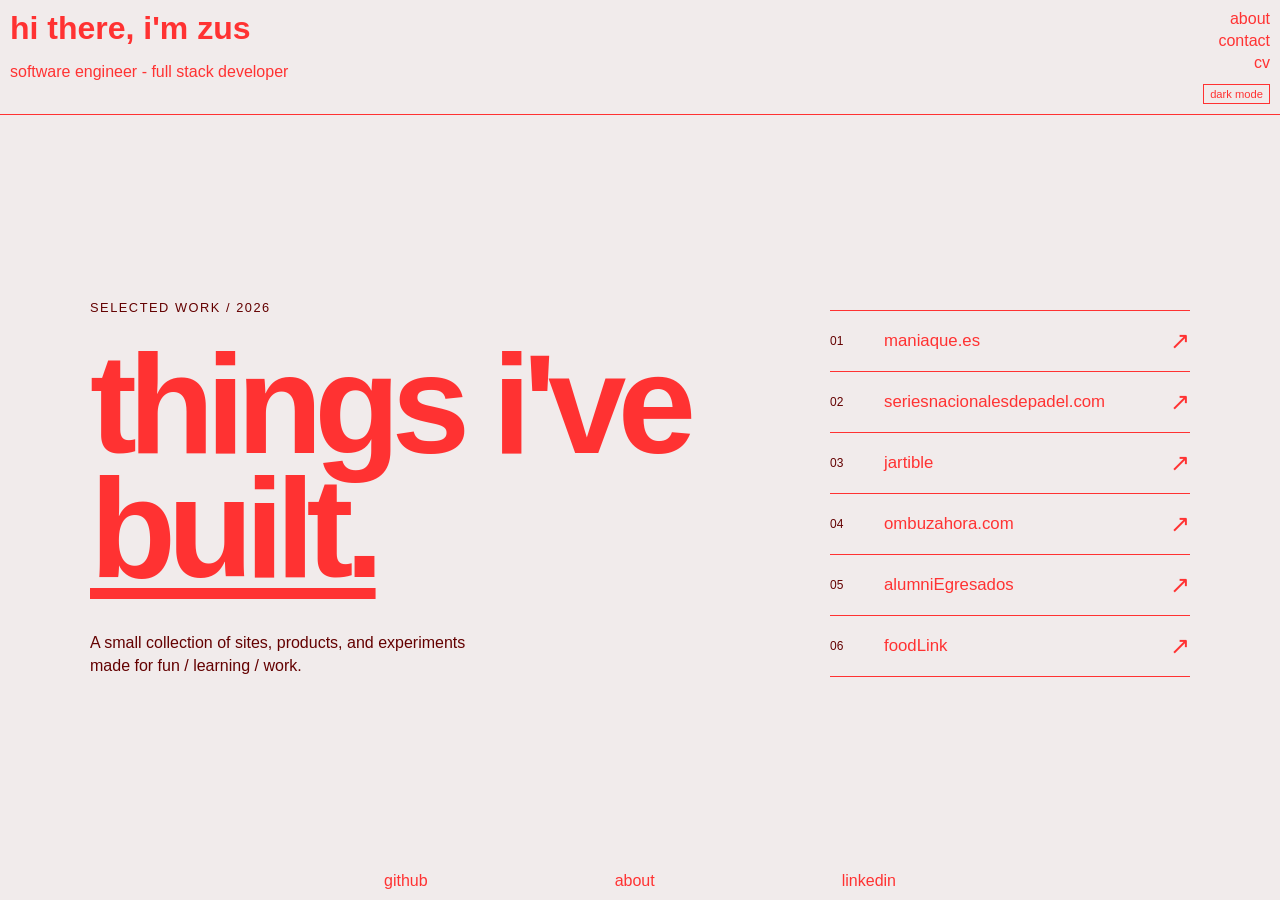
<file: index.html>
<!DOCTYPE html>
<html lang="en">
<head>
    <meta charset="UTF-8">
    <meta name="viewport" content="width=device-width, initial-scale=1.0">
    <link rel="stylesheet" href="./css/styles.css">
    <title>zus</title>
</head>
<body class="home-page">
    <header>
        <div class="header-first">     
            <h1>hi there, i'm <a href="./index.html">zus</a></h1>
            <p>software engineer - full stack developer</p>
        </div>
        <div class="header-second">
            <a href="./about.html">about</a>
            <a href="./contact.html">contact</a>
            <a href="./cv.html">cv</a>
            <button class="theme-toggle" type="button" aria-label="Switch color theme" aria-pressed="false">dark mode</button>
        </div>
    </header>
    <main class="home-main">
        <section class="home-intro" aria-labelledby="projects-title">
            <p class="home-label">selected work / 2026</p>
            <h2 id="projects-title">things i've<br><span>built.</span></h2>
            <p class="home-copy">A small collection of sites, products, and experiments made for fun / learning / work.</p>
        </section>

        <nav class="project-list" aria-label="Selected projects">
            <a href="./projects/maniaque.html"><span>01</span>maniaque.es <strong aria-hidden="true">&#8599;</strong></a>
            <a href="./projects/seriesnacionalesdepadel.html"><span>02</span>seriesnacionalesdepadel.com<strong aria-hidden="true">&#8599;</strong></a>
            <a href="./projects/jartible.html"><span>03</span>jartible <strong aria-hidden="true">&#8599;</strong></a>
            <a href="./projects/ombuzahora.html"><span>04</span>ombuzahora.com <strong aria-hidden="true">&#8599;</strong></a>
            <a href="./projects/alumniEgresados.html"><span>05</span>alumniEgresados<strong aria-hidden="true">&#8599;</strong></a>
            <a href="./projects/foodLink.html"><span>06</span>foodLink<strong aria-hidden="true">&#8599;</strong></a>
        </nav>
    </main>
    <footer>
        <a href="https://github.com/zusrico" target="_blank">github</a>
        <a href="./about.html">about</a>
        <a href="https://www.linkedin.com/in/zus" target="_blank">linkedin</a>
    </footer>
    <script src="./js/main.js"></script>
</body>
</html>
</file>
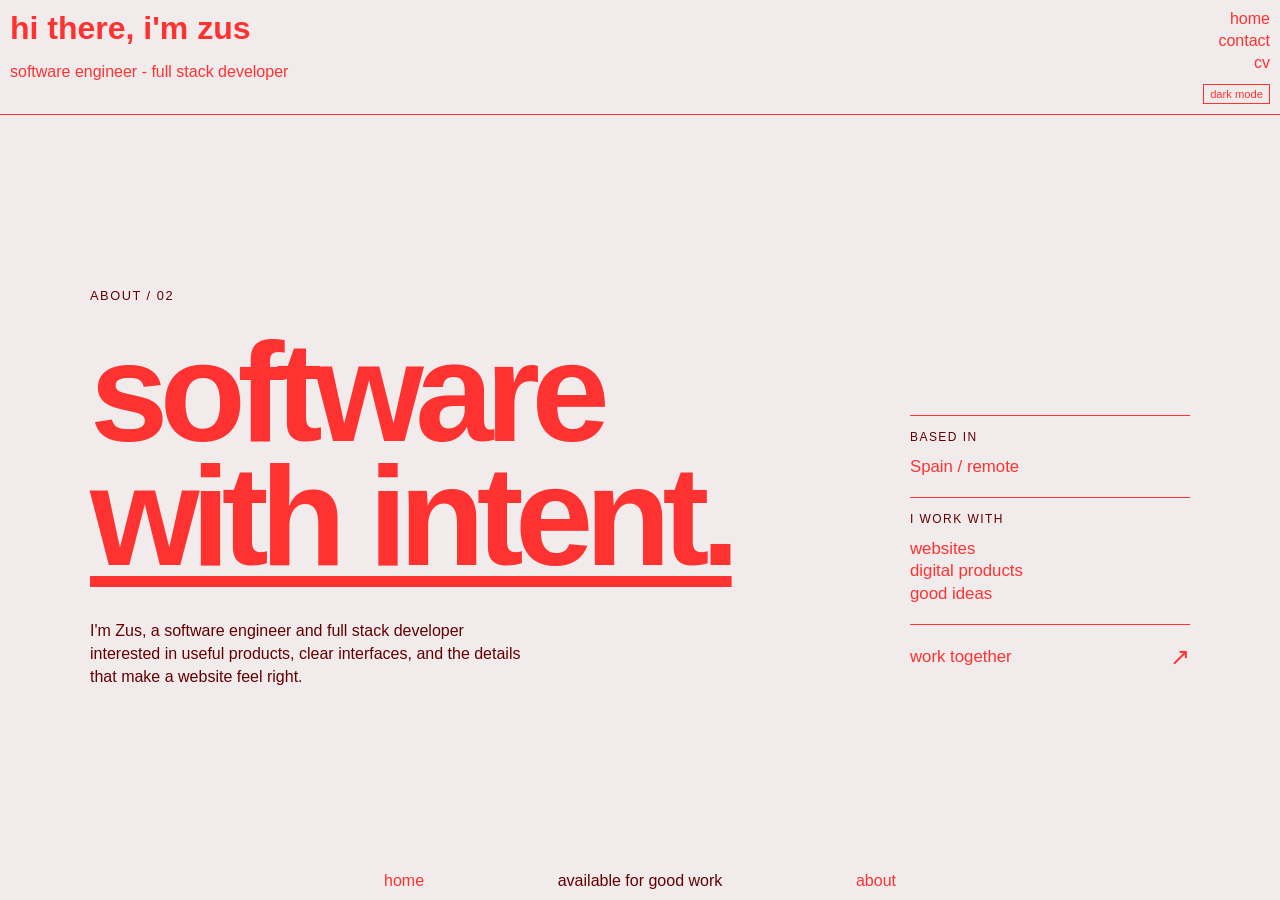
<file: about.html>
<!DOCTYPE html>
<html lang="en">
<head>
    <meta charset="UTF-8">
    <meta name="viewport" content="width=device-width, initial-scale=1.0">
    <link rel="stylesheet" href="./css/styles.css">
    <title>zus</title>
</head>
<body class="about-page">
    <header>
        <div class="header-first">     
            <h1>hi there, i'm zus</h1>
            <p>software engineer - full stack developer</p>
        </div>
        <div class="header-second">
            <a href="./index.html">home</a>
            <a href="./contact.html">contact</a>
            <a href="./cv.html">cv</a>
            <button class="theme-toggle" type="button" aria-label="Switch color theme" aria-pressed="false">dark mode</button>
        </div>
    </header>
    <main class="about-main">
        <section class="about-intro" aria-labelledby="about-title">
            <p class="about-label">about / 02</p>
            <h2 id="about-title">software<br><span>with intent.</span></h2>
            <p class="about-copy">I'm Zus, a software engineer and full stack developer interested in useful products, clear interfaces, and the details that make a website feel right.</p>
        </section>

        <section class="about-details" aria-label="About Zus">
            <div class="about-detail">
                <p>based in</p>
                <strong>Spain / remote</strong>
            </div>
            <div class="about-detail">
                <p>i work with</p>
                <strong>websites<br>digital products<br>good ideas</strong>
            </div>
            <a class="about-action" href="./contact.html">work together <span aria-hidden="true">&#8599;</span></a>
        </section>
    </main>
    <footer>
        <a href="./index.html">home</a>
        <span>available for good work</span>
        <a href="./about.html" aria-current="page">about</a>
    </footer>
    <script src="./js/main.js"></script>
</body>
</html>
</file>
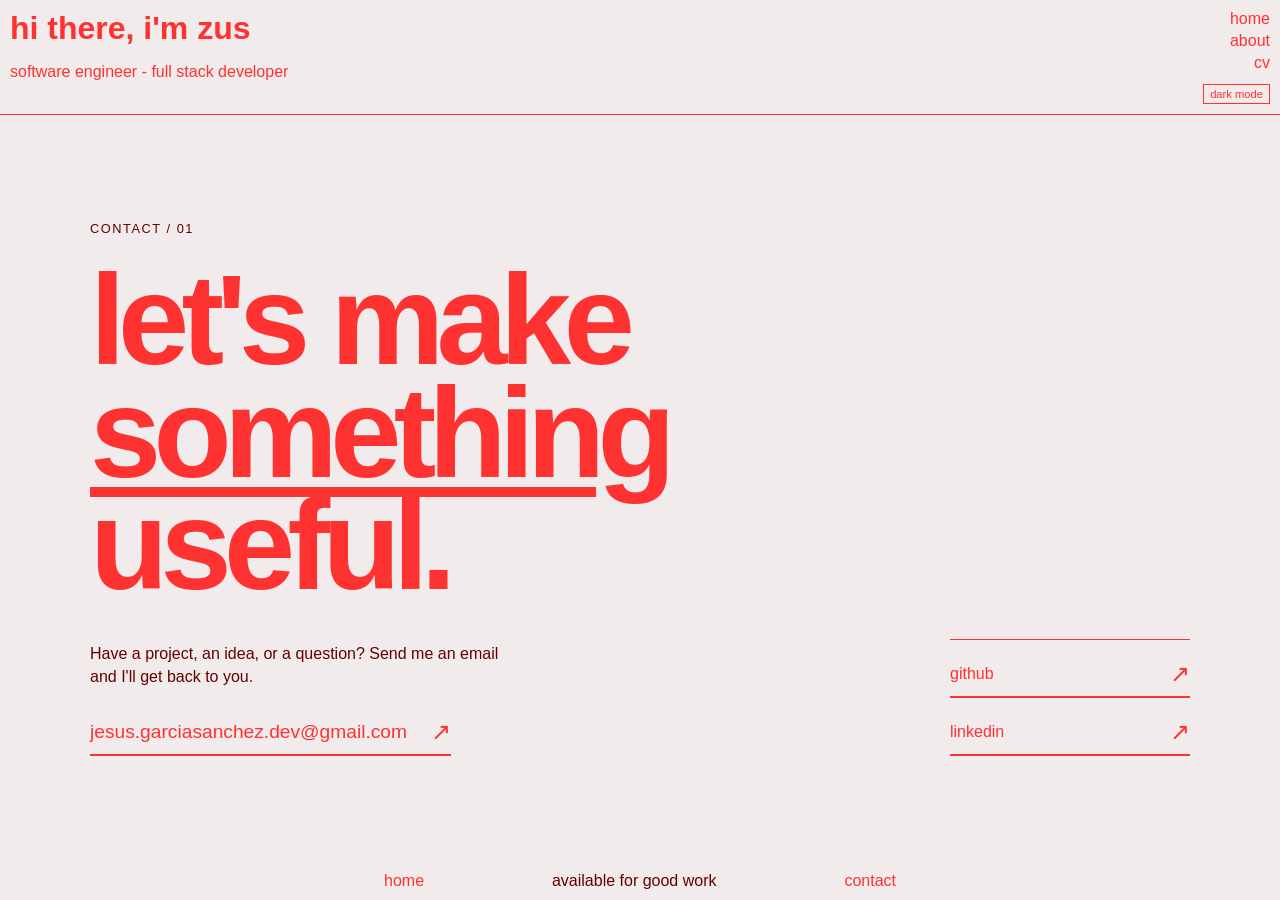
<file: contact.html>
<!DOCTYPE html>
<html lang="en">
<head>
	<meta charset="UTF-8">
	<meta name="viewport" content="width=device-width, initial-scale=1.0">
	<link rel="stylesheet" href="./css/styles.css">
	<title>contact - zus</title>
</head>
<body class="contact-page">
	<header>
		<div class="header-first">
			<h1>hi there, i'm zus</h1>
			<p>software engineer - full stack developer</p>
		</div>
		<div class="header-second">
			<a href="./index.html">home</a>
			<a href="./about.html">about</a>
			<a href="./cv.html">cv</a>
			<button class="theme-toggle" type="button" aria-label="Switch color theme" aria-pressed="false">dark mode</button>
		</div>
	</header>

	<main class="contact-main">
		<section class="contact-intro" aria-labelledby="contact-title">
			<p class="contact-label">contact / 01</p>
			<h2 id="contact-title">let's make<br><span>something</span><br>useful.</h2>
			<p class="contact-copy">Have a project, an idea, or a question? Send me an email and I'll get back to you.</p>
			<a class="contact-email" href="mailto:jesus.garciasanchez.dev@gmail.com">jesus.garciasanchez.dev@gmail.com <span aria-hidden="true">&#8599;</span></a>
		</section>

		<nav class="contact-links" aria-label="Contact links">
			<a href="https://github.com/zus" target="_blank" rel="noreferrer">github <span aria-hidden="true">&#8599;</span></a>
			<a href="https://www.linkedin.com/in/zus" target="_blank" rel="noreferrer">linkedin <span aria-hidden="true">&#8599;</span></a>
		</nav>
	</main>

	<footer>
		<a href="./index.html">home</a>
		<span>available for good work</span>
		<a href="./contact.html" aria-current="page">contact</a>
	</footer>
	<script src="./js/main.js"></script>
</body>
</html>
</file>
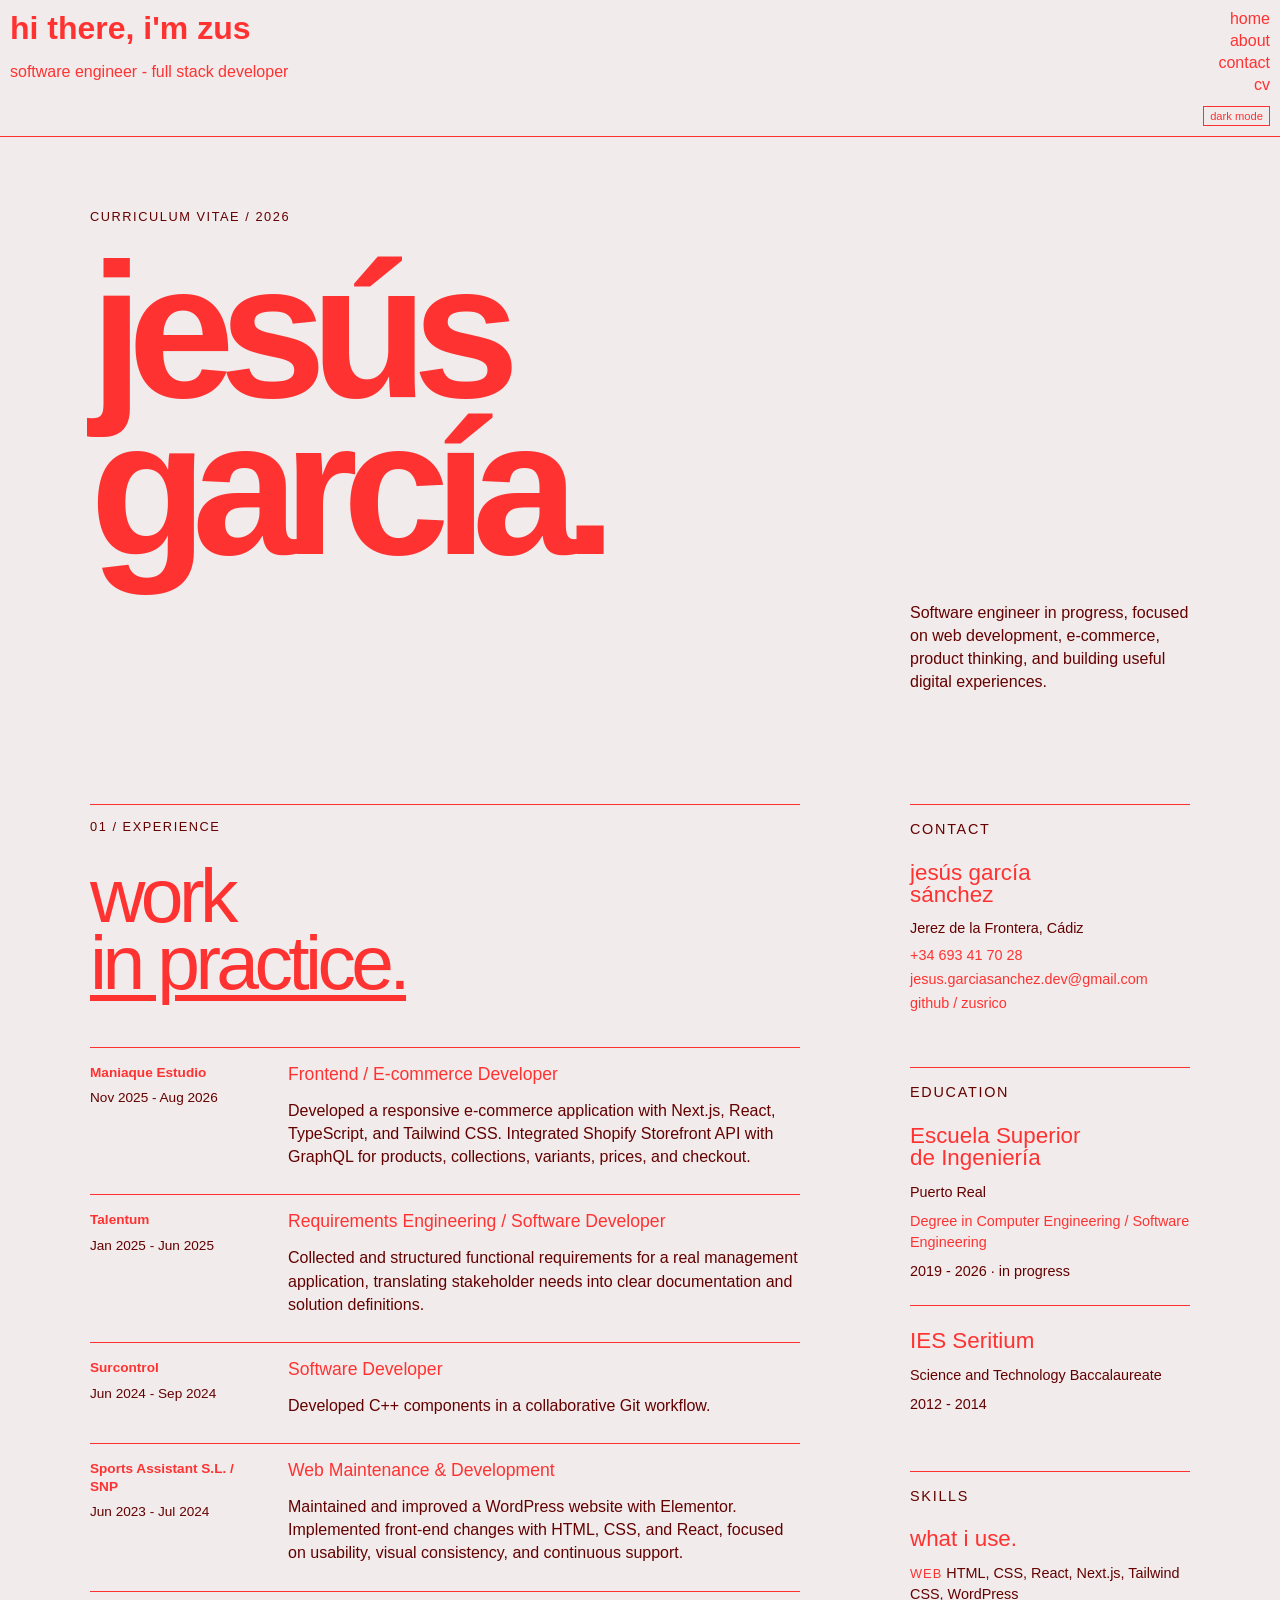
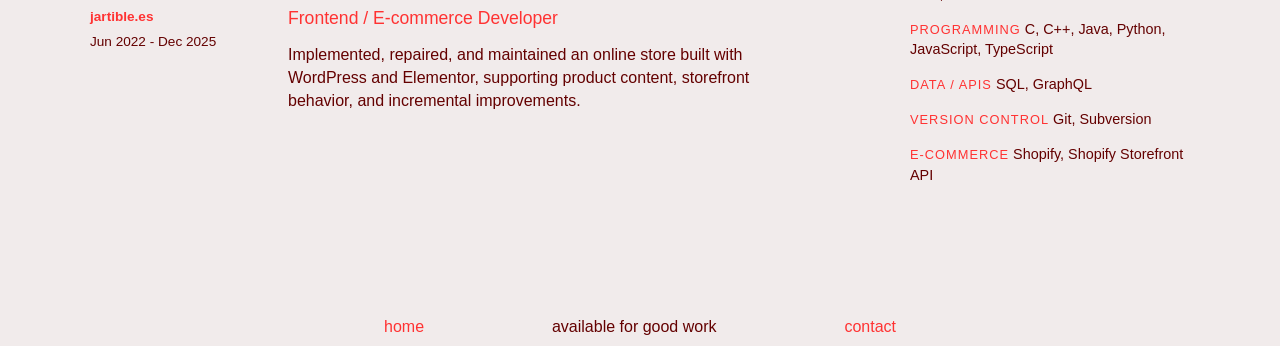
<file: cv.html>
<!DOCTYPE html>
<html lang="en">
<head>
    <meta charset="UTF-8">
    <meta name="viewport" content="width=device-width, initial-scale=1.0">
    <link rel="stylesheet" href="./css/styles.css">
    <title>cv - zus</title>
</head>
<body class="cv-page">
    <header>
        <div class="header-first">
            <h1>hi there, i'm <a href="./index.html">zus</a></h1>
            <p>software engineer - full stack developer</p>
        </div>
        <div class="header-second">
            <a href="./index.html">home</a>
            <a href="./about.html">about</a>
            <a href="./contact.html">contact</a>
            <a href="./cv.html">cv</a>
            <button class="theme-toggle" type="button" aria-label="Switch color theme" aria-pressed="false">dark mode</button>
        </div>
    </header>

    <main class="cv-main">
        <section class="cv-hero" aria-labelledby="cv-title">
            <p class="cv-label">curriculum vitae / 2026</p>
            <h2 id="cv-title">Jesús<br>García.</h2>
            <p class="cv-summary">Software engineer in progress, focused on web development, e-commerce, product thinking, and building useful digital experiences.</p>
        </section>

        <div class="cv-layout">
            <section class="cv-experience" aria-labelledby="experience-title">
                <div class="cv-section-heading">
                    <p class="cv-label">01 / experience</p>
                    <h3 id="experience-title">work<br><span>in practice.</span></h3>
                </div>

                <article class="cv-entry">
                    <div class="cv-entry-meta">
                        <strong>Maniaque Estudio</strong>
                        <span>Nov 2025 - Aug 2026</span>
                    </div>
                    <div>
                        <h4>Frontend / E-commerce Developer</h4>
                        <p>Developed a responsive e-commerce application with Next.js, React, TypeScript, and Tailwind CSS. Integrated Shopify Storefront API with GraphQL for products, collections, variants, prices, and checkout.</p>
                    </div>
                </article>

                <article class="cv-entry">
                    <div class="cv-entry-meta">
                        <strong>Talentum</strong>
                        <span>Jan 2025 - Jun 2025</span>
                    </div>
                    <div>
                        <h4>Requirements Engineering / Software Developer</h4>
                        <p>Collected and structured functional requirements for a real management application, translating stakeholder needs into clear documentation and solution definitions.</p>
                    </div>
                </article>

                <article class="cv-entry">
                    <div class="cv-entry-meta">
                        <strong>Surcontrol</strong>
                        <span>Jun 2024 - Sep 2024</span>
                    </div>
                    <div>
                        <h4>Software Developer</h4>
                        <p>Developed C++ components in a collaborative Git workflow.</p>
                    </div>
                </article>

                <article class="cv-entry">
                    <div class="cv-entry-meta">
                        <strong>Sports Assistant S.L. / SNP</strong>
                        <span>Jun 2023 - Jul 2024</span>
                    </div>
                    <div>
                        <h4>Web Maintenance & Development</h4>
                        <p>Maintained and improved a WordPress website with Elementor. Implemented front-end changes with HTML, CSS, and React, focused on usability, visual consistency, and continuous support.</p>
                    </div>
                </article>

                <article class="cv-entry">
                    <div class="cv-entry-meta">
                        <strong>jartible.es</strong>
                        <span>Jun 2022 - Dec 2025</span>
                    </div>
                    <div>
                        <h4>Frontend / E-commerce Developer</h4>
                        <p>Implemented, repaired, and maintained an online store built with WordPress and Elementor, supporting product content, storefront behavior, and incremental improvements.</p>
                    </div>
                </article>
            </section>

            <aside class="cv-sidebar">
                <section class="cv-block" aria-labelledby="contact-cv-title">
                    <p class="cv-label">contact</p>
                    <h3 id="contact-cv-title">jesús garcía<br>sánchez</h3>
                    <p>Jerez de la Frontera, Cádiz</p>
                    <a href="tel:+34693417028">+34 693 41 70 28</a>
                    <a href="mailto:jesus.garciasanchez.dev@gmail.com">jesus.garciasanchez.dev@gmail.com</a>
                    <a href="https://github.com/zusrico" target="_blank" rel="noreferrer">github / zusrico</a>
                </section>

                <section class="cv-block" aria-labelledby="education-title">
                    <p class="cv-label">education</p>
                    <h3 id="education-title">Escuela Superior<br>de Ingeniería</h3>
                    <p>Puerto Real</p>
                    <strong>Degree in Computer Engineering / Software Engineering</strong>
                    <span>2019 - 2026 · in progress</span>
                    <hr>
                    <h3>IES Seritium</h3>
                    <p>Science and Technology Baccalaureate</p>
                    <span>2012 - 2014</span>
                </section>

                <section class="cv-block" aria-labelledby="skills-title">
                    <p class="cv-label">skills</p>
                    <h3 id="skills-title">what i use.</h3>
                    <div class="cv-skills">
                        <p><strong>web</strong> HTML, CSS, React, Next.js, Tailwind CSS, WordPress</p>
                        <p><strong>programming</strong> C, C++, Java, Python, JavaScript, TypeScript</p>
                        <p><strong>data / APIs</strong> SQL, GraphQL</p>
                        <p><strong>version control</strong> Git, Subversion</p>
                        <p><strong>e-commerce</strong> Shopify, Shopify Storefront API</p>
                    </div>
                </section>
            </aside>
        </div>
    </main>

    <footer>
        <a href="./index.html">home</a>
        <span>available for good work</span>
        <a href="./contact.html">contact</a>
    </footer>
    <script src="./js/main.js"></script>
</body>
</html>
</file>
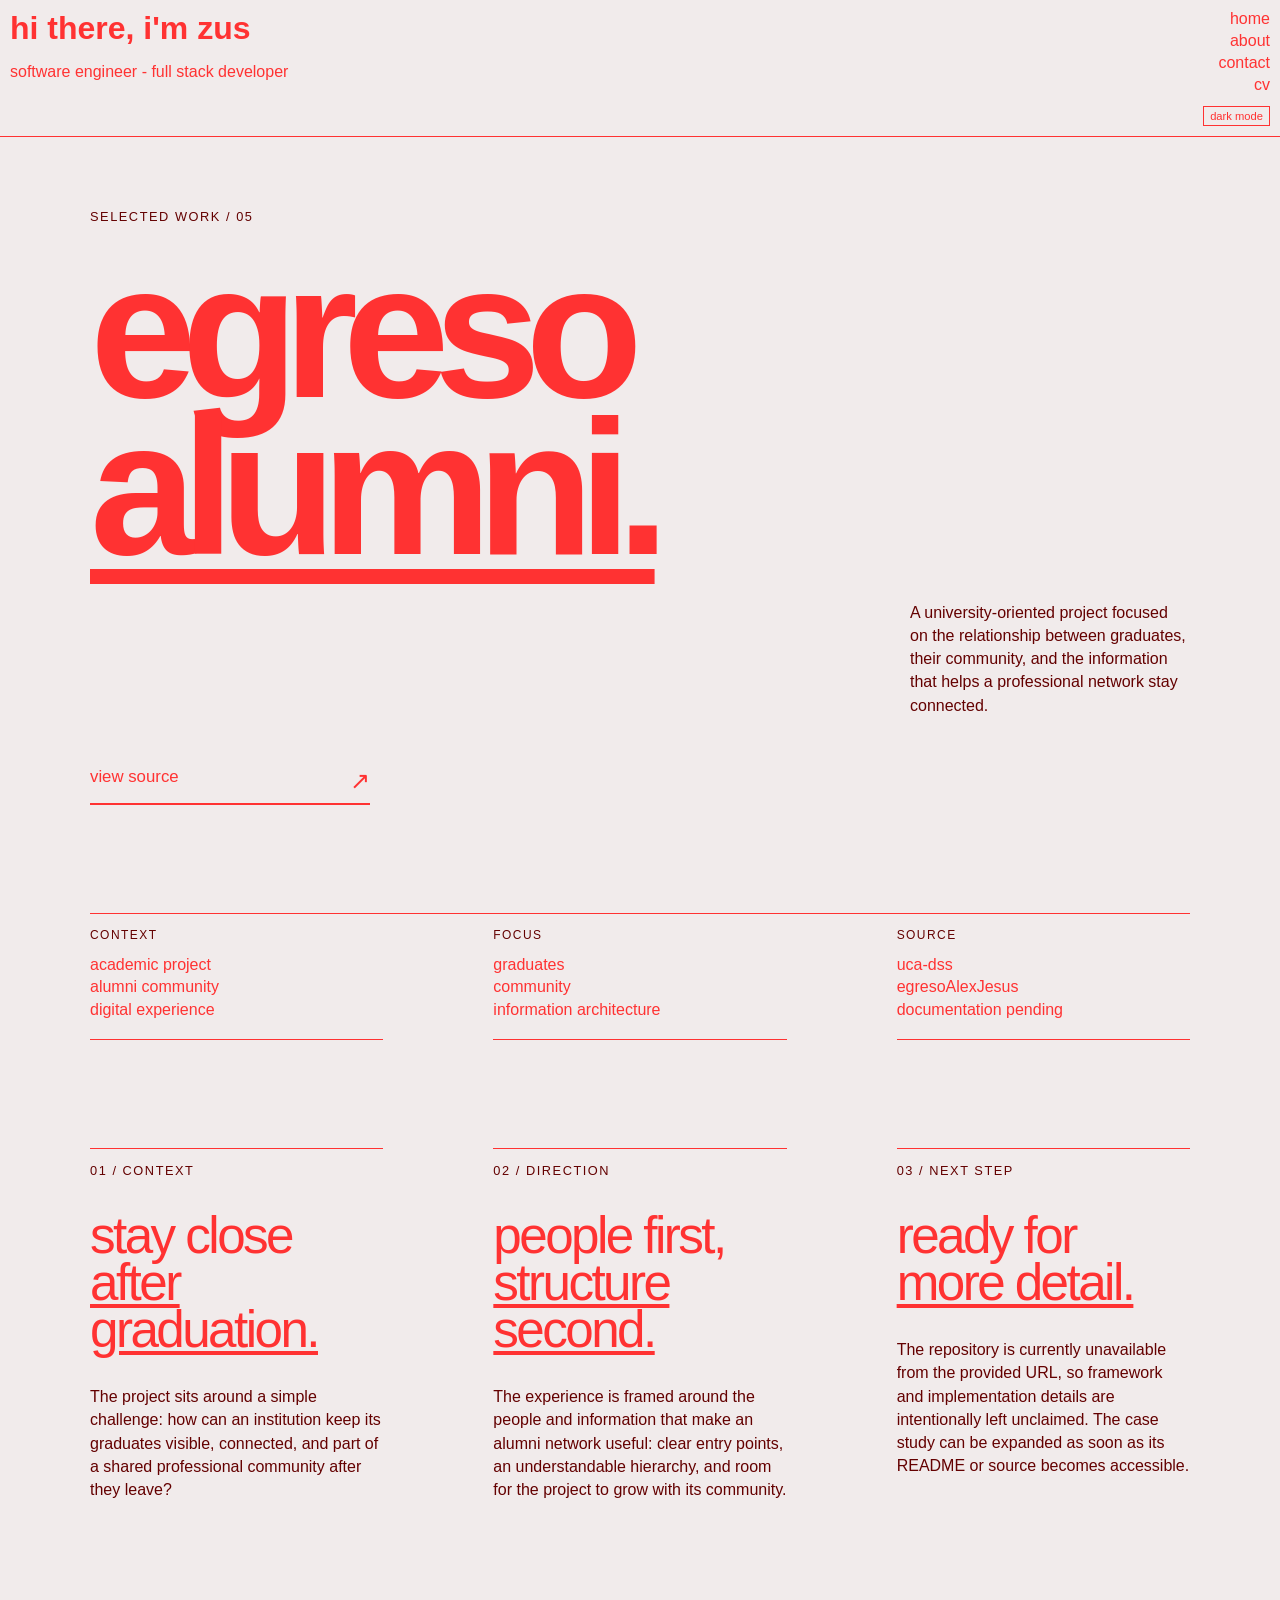
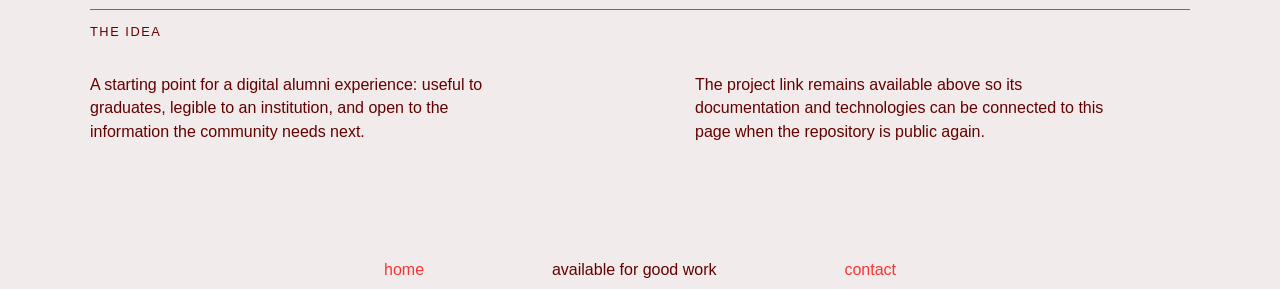
<file: projects/alumniEgresados.html>
<!DOCTYPE html>
<html lang="en">
<head>
	<meta charset="UTF-8">
	<meta name="viewport" content="width=device-width, initial-scale=1.0">
	<link rel="stylesheet" href="../css/styles.css">
	<title>egresados - zus</title>
</head>
<body class="project-page">
	<header>
		<div class="header-first">
			<h1>hi there, i'm <a href="../index.html">zus</a></h1>
			<p>software engineer - full stack developer</p>
		</div>
		<div class="header-second">
			<a href="../index.html">home</a>
			<a href="../about.html">about</a>
			<a href="../contact.html">contact</a>
			<a href="../cv.html">cv</a>
			<button class="theme-toggle" type="button" aria-label="Switch color theme" aria-pressed="false">dark mode</button>
		</div>
	</header>

	<main class="project-main">
		<section class="project-hero" aria-labelledby="project-title">
			<p class="project-label">selected work / 05</p>
			<h2 id="project-title">egreso<br><span>alumni.</span></h2>
			<p class="project-summary">A university-oriented project focused on the relationship between graduates, their community, and the information that helps a professional network stay connected.</p>
			<a class="project-external" href="https://github.com/uca-dss/egresoAlexJesus" target="_blank" rel="noreferrer">view source <span aria-hidden="true">&#8599;</span></a>
		</section>

		<section class="project-facts" aria-label="Project details">
			<div class="project-fact">
				<p>context</p>
				<strong>academic project<br>alumni community<br>digital experience</strong>
			</div>
			<div class="project-fact">
				<p>focus</p>
				<strong>graduates<br>community<br>information architecture</strong>
			</div>
			<div class="project-fact">
				<p>source</p>
				<strong>uca-dss<br>egresoAlexJesus<br>documentation pending</strong>
			</div>
		</section>

		<section class="project-notes" aria-label="Project process and decisions">
			<article class="project-note">
				<p class="project-note-number">01 / context</p>
				<h3>stay close<br><span>after graduation.</span></h3>
				<p>The project sits around a simple challenge: how can an institution keep its graduates visible, connected, and part of a shared professional community after they leave?</p>
			</article>
			<article class="project-note">
				<p class="project-note-number">02 / direction</p>
				<h3>people first,<br><span>structure second.</span></h3>
				<p>The experience is framed around the people and information that make an alumni network useful: clear entry points, an understandable hierarchy, and room for the project to grow with its community.</p>
			</article>
			<article class="project-note">
				<p class="project-note-number">03 / next step</p>
				<h3>ready for<br><span>more detail.</span></h3>
				<p>The repository is currently unavailable from the provided URL, so framework and implementation details are intentionally left unclaimed. The case study can be expanded as soon as its README or source becomes accessible.</p>
			</article>
		</section>

		<section class="project-detail" aria-label="Project outcome">
			<p class="project-label">the idea</p>
			<div class="project-detail-grid">
				<p>A starting point for a digital alumni experience: useful to graduates, legible to an institution, and open to the information the community needs next.</p>
				<p>The project link remains available above so its documentation and technologies can be connected to this page when the repository is public again.</p>
			</div>
		</section>
	</main>

	<footer>
		<a href="../index.html">home</a>
		<span>available for good work</span>
		<a href="../contact.html">contact</a>
	</footer>
	<script src="../js/main.js"></script>
</body>
</html>
</file>
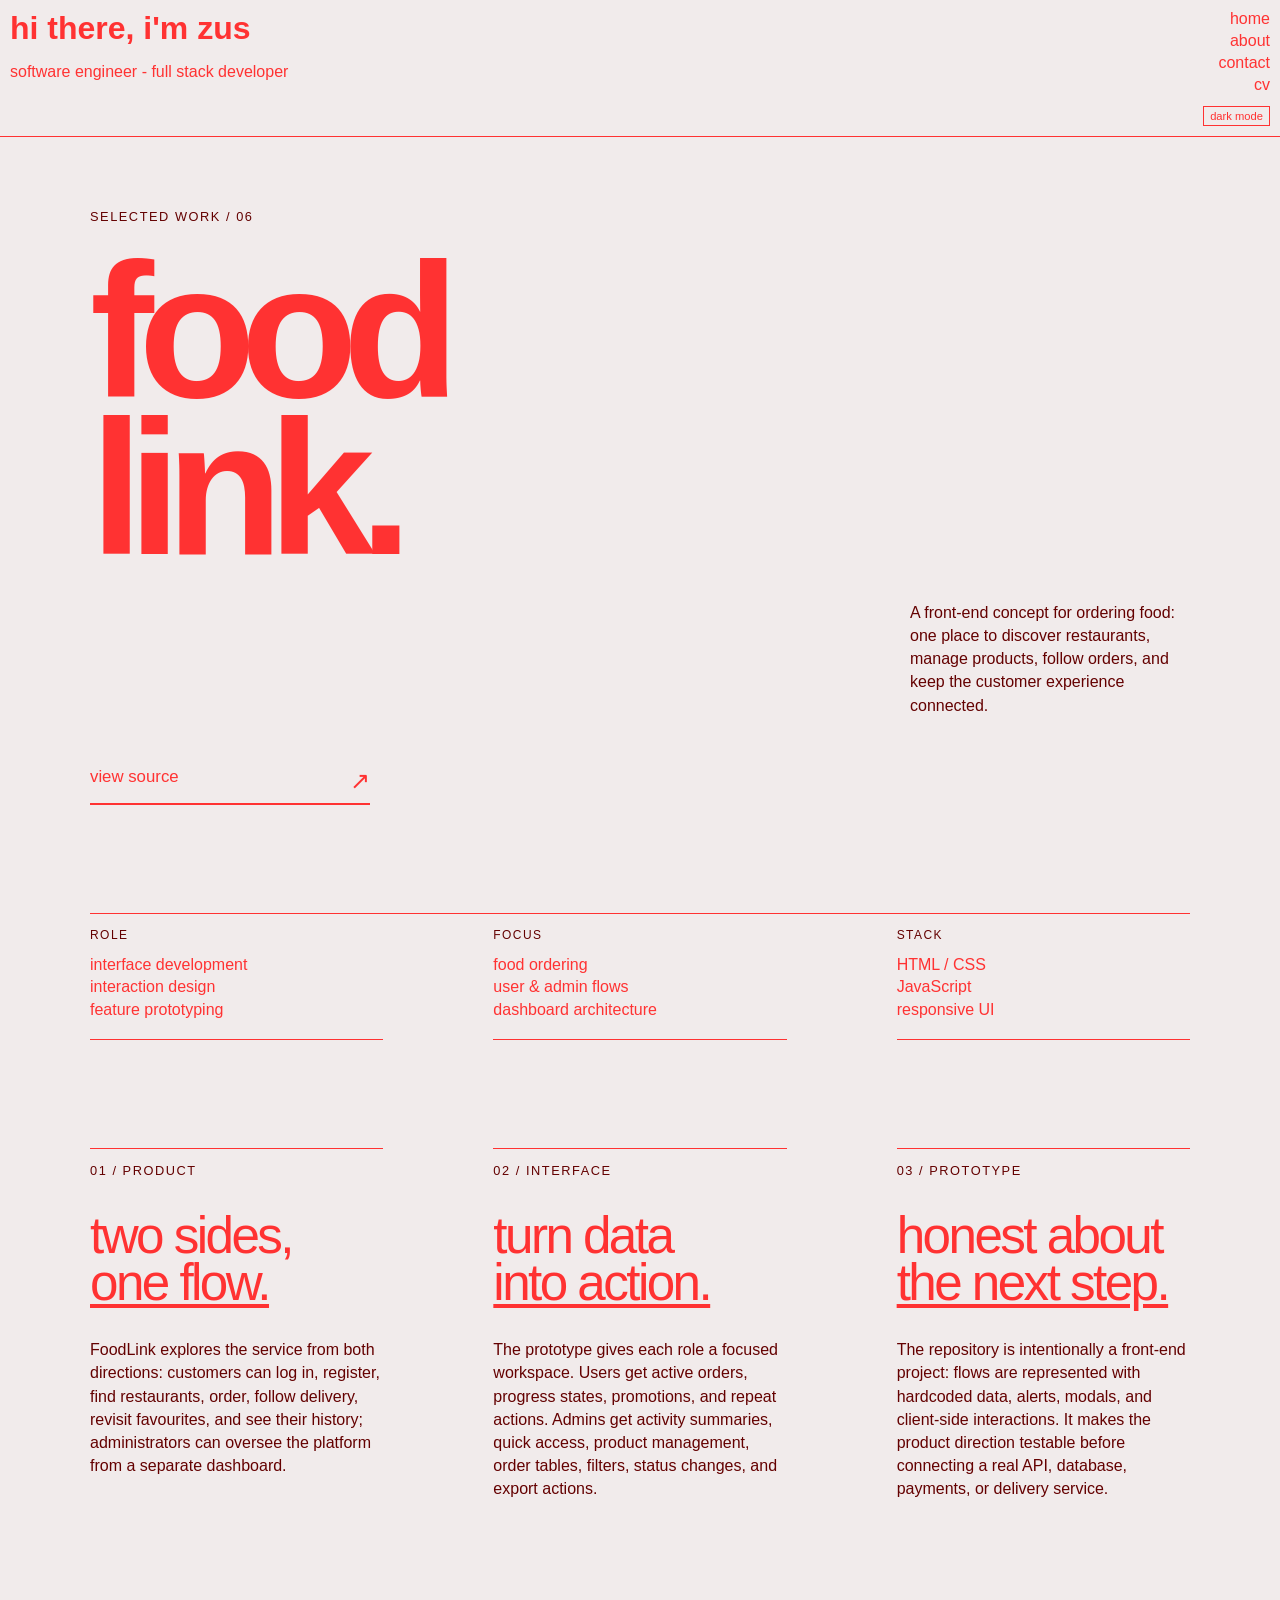
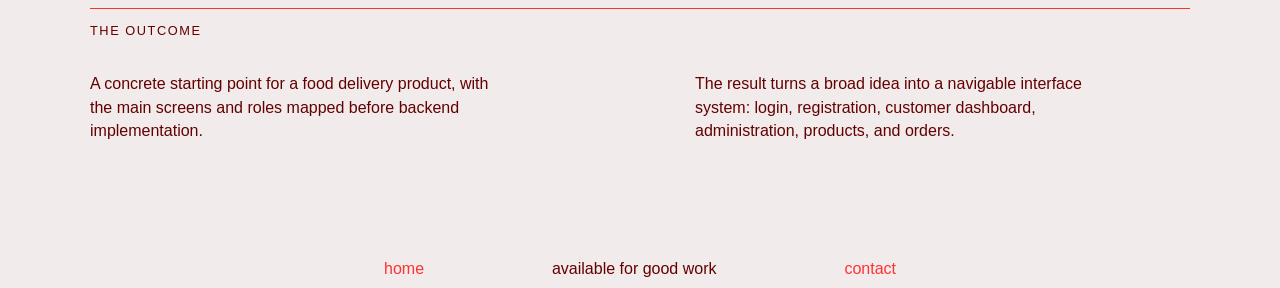
<file: projects/foodLink.html>
<!DOCTYPE html>
<html lang="en">
<head>
	<meta charset="UTF-8">
	<meta name="viewport" content="width=device-width, initial-scale=1.0">
	<link rel="stylesheet" href="../css/styles.css">
	<title>FoodLink - zus</title>
</head>
<body class="project-page">
	<header>
		<div class="header-first">
			<h1>hi there, i'm <a href="../index.html">zus</a></h1>
			<p>software engineer - full stack developer</p>
		</div>
		<div class="header-second">
			<a href="../index.html">home</a>
			<a href="../about.html">about</a>
			<a href="../contact.html">contact</a>
			<a href="../cv.html">cv</a>
			<button class="theme-toggle" type="button" aria-label="Switch color theme" aria-pressed="false">dark mode</button>
		</div>
	</header>

	<main class="project-main">
		<section class="project-hero" aria-labelledby="project-title">
			<p class="project-label">selected work / 06</p>
			<h2 id="project-title">food<br>link.</h2>
			<p class="project-summary">A front-end concept for ordering food: one place to discover restaurants, manage products, follow orders, and keep the customer experience connected.</p>
			<a class="project-external" href="https://github.com/zusrico/FoodLink" target="_blank" rel="noreferrer">view source <span aria-hidden="true">&#8599;</span></a>
		</section>

		<section class="project-facts" aria-label="Project details">
			<div class="project-fact">
				<p>role</p>
				<strong>interface development<br>interaction design<br>feature prototyping</strong>
			</div>
			<div class="project-fact">
				<p>focus</p>
				<strong>food ordering<br>user & admin flows<br>dashboard architecture</strong>
			</div>
			<div class="project-fact">
				<p>stack</p>
				<strong>HTML / CSS<br>JavaScript<br>responsive UI</strong>
			</div>
		</section>

		<section class="project-notes" aria-label="Project process and decisions">
			<article class="project-note">
				<p class="project-note-number">01 / product</p>
				<h3>two sides,<br><span>one flow.</span></h3>
				<p>FoodLink explores the service from both directions: customers can log in, register, find restaurants, order, follow delivery, revisit favourites, and see their history; administrators can oversee the platform from a separate dashboard.</p>
			</article>
			<article class="project-note">
				<p class="project-note-number">02 / interface</p>
				<h3>turn data<br><span>into action.</span></h3>
				<p>The prototype gives each role a focused workspace. Users get active orders, progress states, promotions, and repeat actions. Admins get activity summaries, quick access, product management, order tables, filters, status changes, and export actions.</p>
			</article>
			<article class="project-note">
				<p class="project-note-number">03 / prototype</p>
				<h3>honest about<br><span>the next step.</span></h3>
				<p>The repository is intentionally a front-end project: flows are represented with hardcoded data, alerts, modals, and client-side interactions. It makes the product direction testable before connecting a real API, database, payments, or delivery service.</p>
			</article>
		</section>

		<section class="project-detail" aria-label="Project outcome">
			<p class="project-label">the outcome</p>
			<div class="project-detail-grid">
				<p>A concrete starting point for a food delivery product, with the main screens and roles mapped before backend implementation.</p>
				<p>The result turns a broad idea into a navigable interface system: login, registration, customer dashboard, administration, products, and orders.</p>
			</div>
		</section>
	</main>

	<footer>
		<a href="../index.html">home</a>
		<span>available for good work</span>
		<a href="../contact.html">contact</a>
	</footer>
	<script src="../js/main.js"></script>
</body>
</html>
</file>
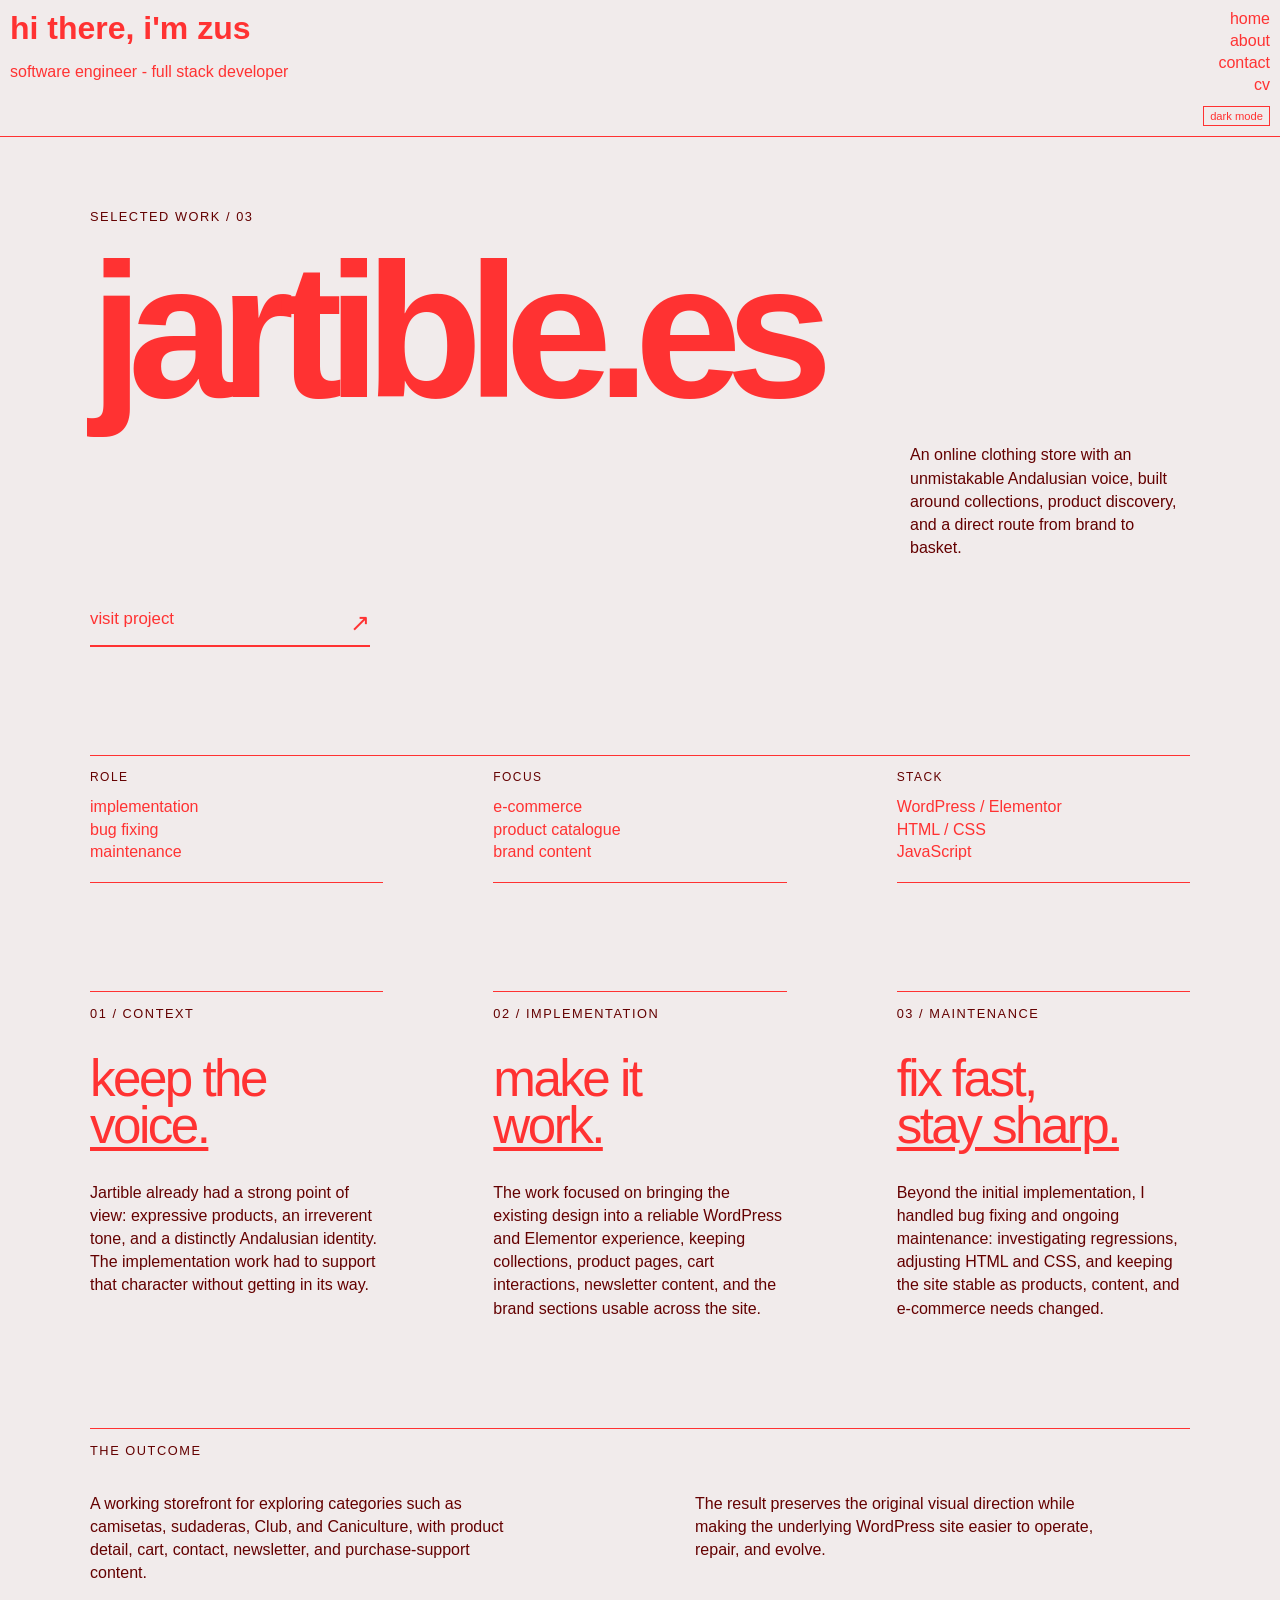
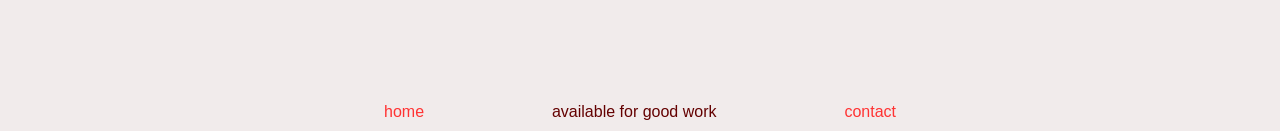
<file: projects/jartible.html>
<!DOCTYPE html>
<html lang="en">
<head>
	<meta charset="UTF-8">
	<meta name="viewport" content="width=device-width, initial-scale=1.0">
	<link rel="stylesheet" href="../css/styles.css">
	<title>jartible - zus</title>
</head>
<body class="project-page">
	<header>
		<div class="header-first">
			<h1>hi there, i'm <a href="../index.html">zus</a></h1>
			<p>software engineer - full stack developer</p>
		</div>
		<div class="header-second">
			<a href="../index.html">home</a>
			<a href="../about.html">about</a>
			<a href="../contact.html">contact</a>
			<a href="../cv.html">cv</a>
			<button class="theme-toggle" type="button" aria-label="Switch color theme" aria-pressed="false">dark mode</button>
		</div>
	</header>

	<main class="project-main">
		<section class="project-hero" aria-labelledby="project-title">
			<p class="project-label">selected work / 03</p>
			<h2 id="project-title">jartible.es</h2>
			<p class="project-summary">An online clothing store with an unmistakable Andalusian voice, built around collections, product discovery, and a direct route from brand to basket.</p>
			<a class="project-external" href="https://jartible.es/" target="_blank" rel="noreferrer">visit project <span aria-hidden="true">&#8599;</span></a>
		</section>

		<section class="project-facts" aria-label="Project details">
			<div class="project-fact">
				<p>role</p>
				<strong>implementation<br>bug fixing<br>maintenance</strong>
			</div>
			<div class="project-fact">
				<p>focus</p>
				<strong>e-commerce<br>product catalogue<br>brand content</strong>
			</div>
			<div class="project-fact">
				<p>stack</p>
				<strong>WordPress / Elementor<br>HTML / CSS<br>JavaScript</strong>
			</div>
		</section>

		<section class="project-notes" aria-label="Project process and decisions">
			<article class="project-note">
				<p class="project-note-number">01 / context</p>
				<h3>keep the<br><span>voice.</span></h3>
				<p>Jartible already had a strong point of view: expressive products, an irreverent tone, and a distinctly Andalusian identity. The implementation work had to support that character without getting in its way.</p>
			</article>
			<article class="project-note">
				<p class="project-note-number">02 / implementation</p>
				<h3>make it<br><span>work.</span></h3>
				<p>The work focused on bringing the existing design into a reliable WordPress and Elementor experience, keeping collections, product pages, cart interactions, newsletter content, and the brand sections usable across the site.</p>
			</article>
			<article class="project-note">
				<p class="project-note-number">03 / maintenance</p>
				<h3>fix fast,<br><span>stay sharp.</span></h3>
				<p>Beyond the initial implementation, I handled bug fixing and ongoing maintenance: investigating regressions, adjusting HTML and CSS, and keeping the site stable as products, content, and e-commerce needs changed.</p>
			</article>
		</section>

		<section class="project-detail" aria-label="Project outcome">
			<p class="project-label">the outcome</p>
			<div class="project-detail-grid">
				<p>A working storefront for exploring categories such as camisetas, sudaderas, Club, and Caniculture, with product detail, cart, contact, newsletter, and purchase-support content.</p>
				<p>The result preserves the original visual direction while making the underlying WordPress site easier to operate, repair, and evolve.</p>
			</div>
		</section>
	</main>

	<footer>
		<a href="../index.html">home</a>
		<span>available for good work</span>
		<a href="../contact.html">contact</a>
	</footer>
	<script src="../js/main.js"></script>
</body>
</html>
</file>
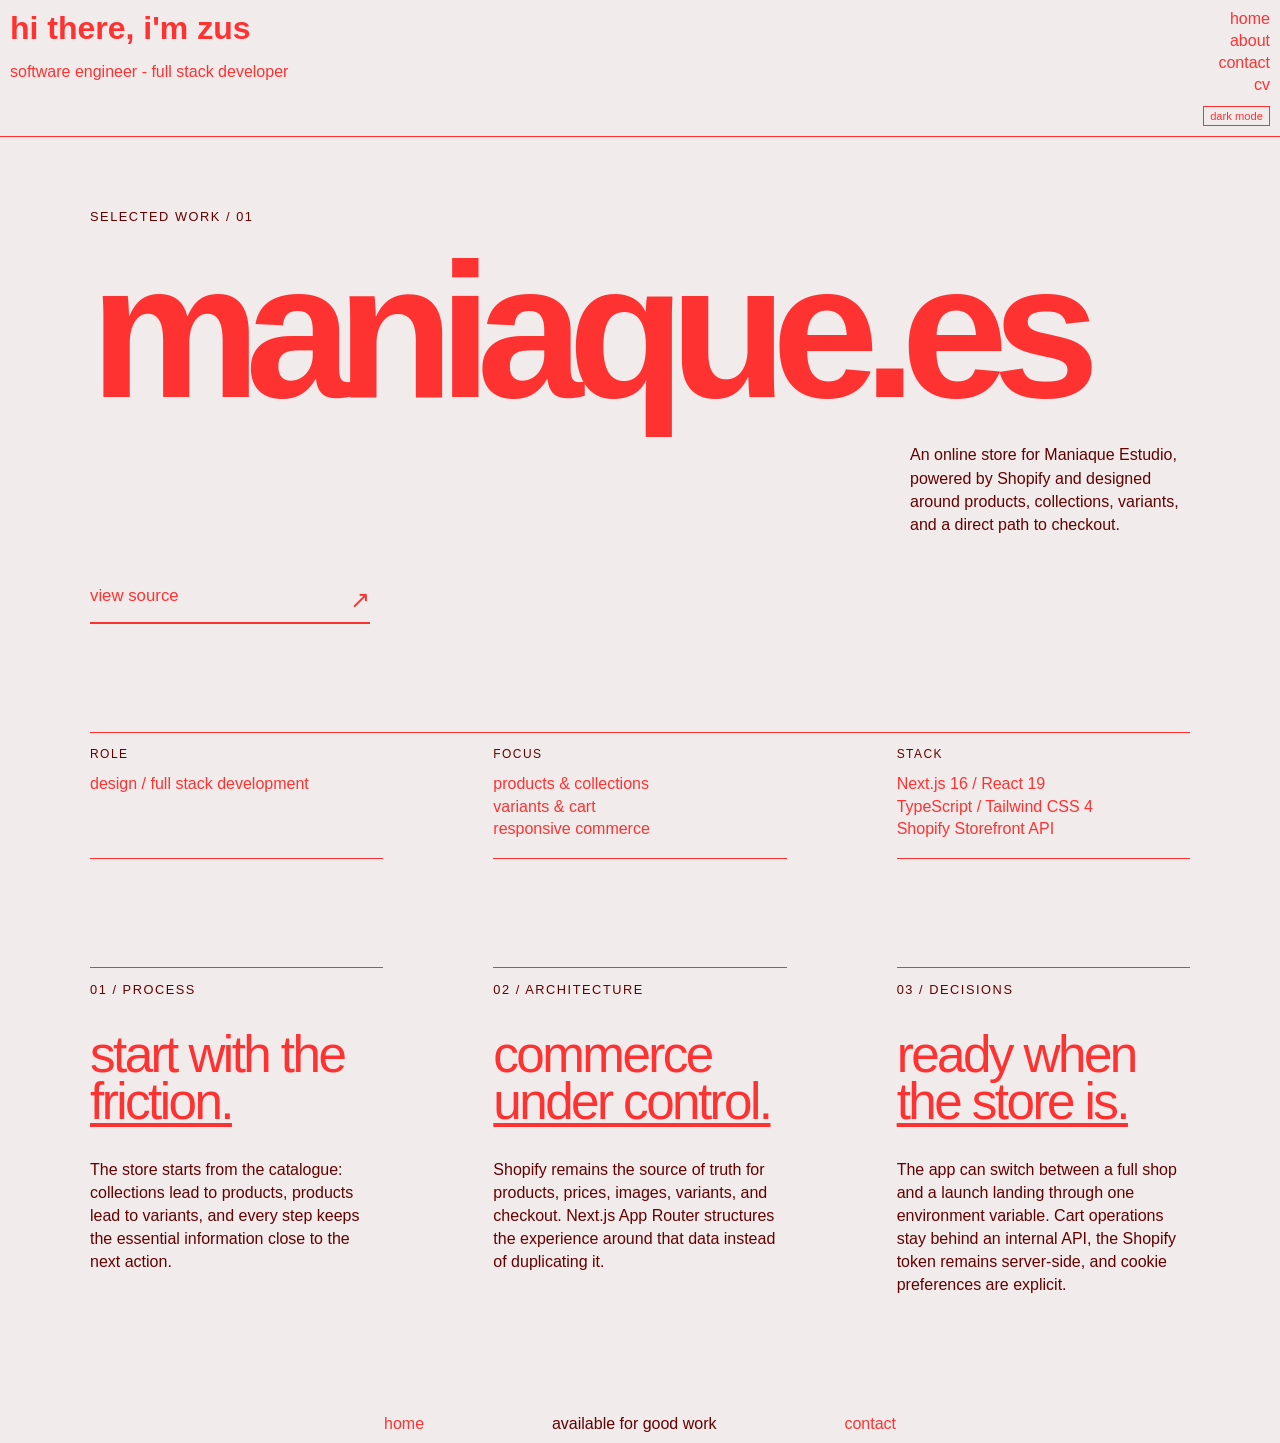
<file: projects/maniaque.html>
<!DOCTYPE html>
<html lang="en">
<head>
	<meta charset="UTF-8">
	<meta name="viewport" content="width=device-width, initial-scale=1.0">
	<link rel="stylesheet" href="../css/styles.css">
	<title>maniaque.es - zus</title>
</head>
<body class="project-page">
	<header>
		<div class="header-first">
			<h1>hi there, i'm <a href="../index.html">zus</a></h1>
			<p>software engineer - full stack developer</p>
		</div>
		<div class="header-second">
			<a href="../index.html">home</a>
			<a href="../about.html">about</a>
			<a href="../contact.html">contact</a>
			<a href="../cv.html">cv</a>
			<button class="theme-toggle" type="button" aria-label="Switch color theme" aria-pressed="false">dark mode</button>
		</div>
	</header>

	<main class="project-main">
		<section class="project-hero" aria-labelledby="project-title">
			<p class="project-label">selected work / 01</p>
			<h2 id="project-title">maniaque.es</h2>
			<p class="project-summary">An online store for Maniaque Estudio, powered by Shopify and designed around products, collections, variants, and a direct path to checkout.</p>
			<a class="project-external" href="https://maniaque.es" target="_blank" rel="noreferrer">view source <span aria-hidden="true">&#8599;</span></a>
		</section>

		<section class="project-facts" aria-label="Project details">
			<div class="project-fact">
				<p>role</p>
				<strong>design / full stack development</strong>
			</div>
			<div class="project-fact">
				<p>focus</p>
				<strong>products & collections<br>variants & cart<br>responsive commerce</strong>
			</div>
			<div class="project-fact">
				<p>stack</p>
				<strong>Next.js 16 / React 19<br>TypeScript / Tailwind CSS 4<br>Shopify Storefront API</strong>
			</div>
		</section>

		<section class="project-notes" aria-label="Project process and decisions">
			<article class="project-note">
				<p class="project-note-number">01 / process</p>
				<h3>start with the<br><span>friction.</span></h3>
				<p>The store starts from the catalogue: collections lead to products, products lead to variants, and every step keeps the essential information close to the next action.</p>
			</article>
			<article class="project-note">
				<p class="project-note-number">02 / architecture</p>
				<h3>commerce<br><span>under control.</span></h3>
				<p>Shopify remains the source of truth for products, prices, images, variants, and checkout. Next.js App Router structures the experience around that data instead of duplicating it.</p>
			</article>
			<article class="project-note">
				<p class="project-note-number">03 / decisions</p>
				<h3>ready when<br><span>the store is.</span></h3>
				<p>The app can switch between a full shop and a launch landing through one environment variable. Cart operations stay behind an internal API, the Shopify token remains server-side, and cookie preferences are explicit.</p>
			</article>
		</section>
	</main>

	<footer>
		<a href="../index.html">home</a>
		<span>available for good work</span>
		<a href="../contact.html">contact</a>
	</footer>
	<script src="../js/main.js"></script>
</body>
</html>
</file>
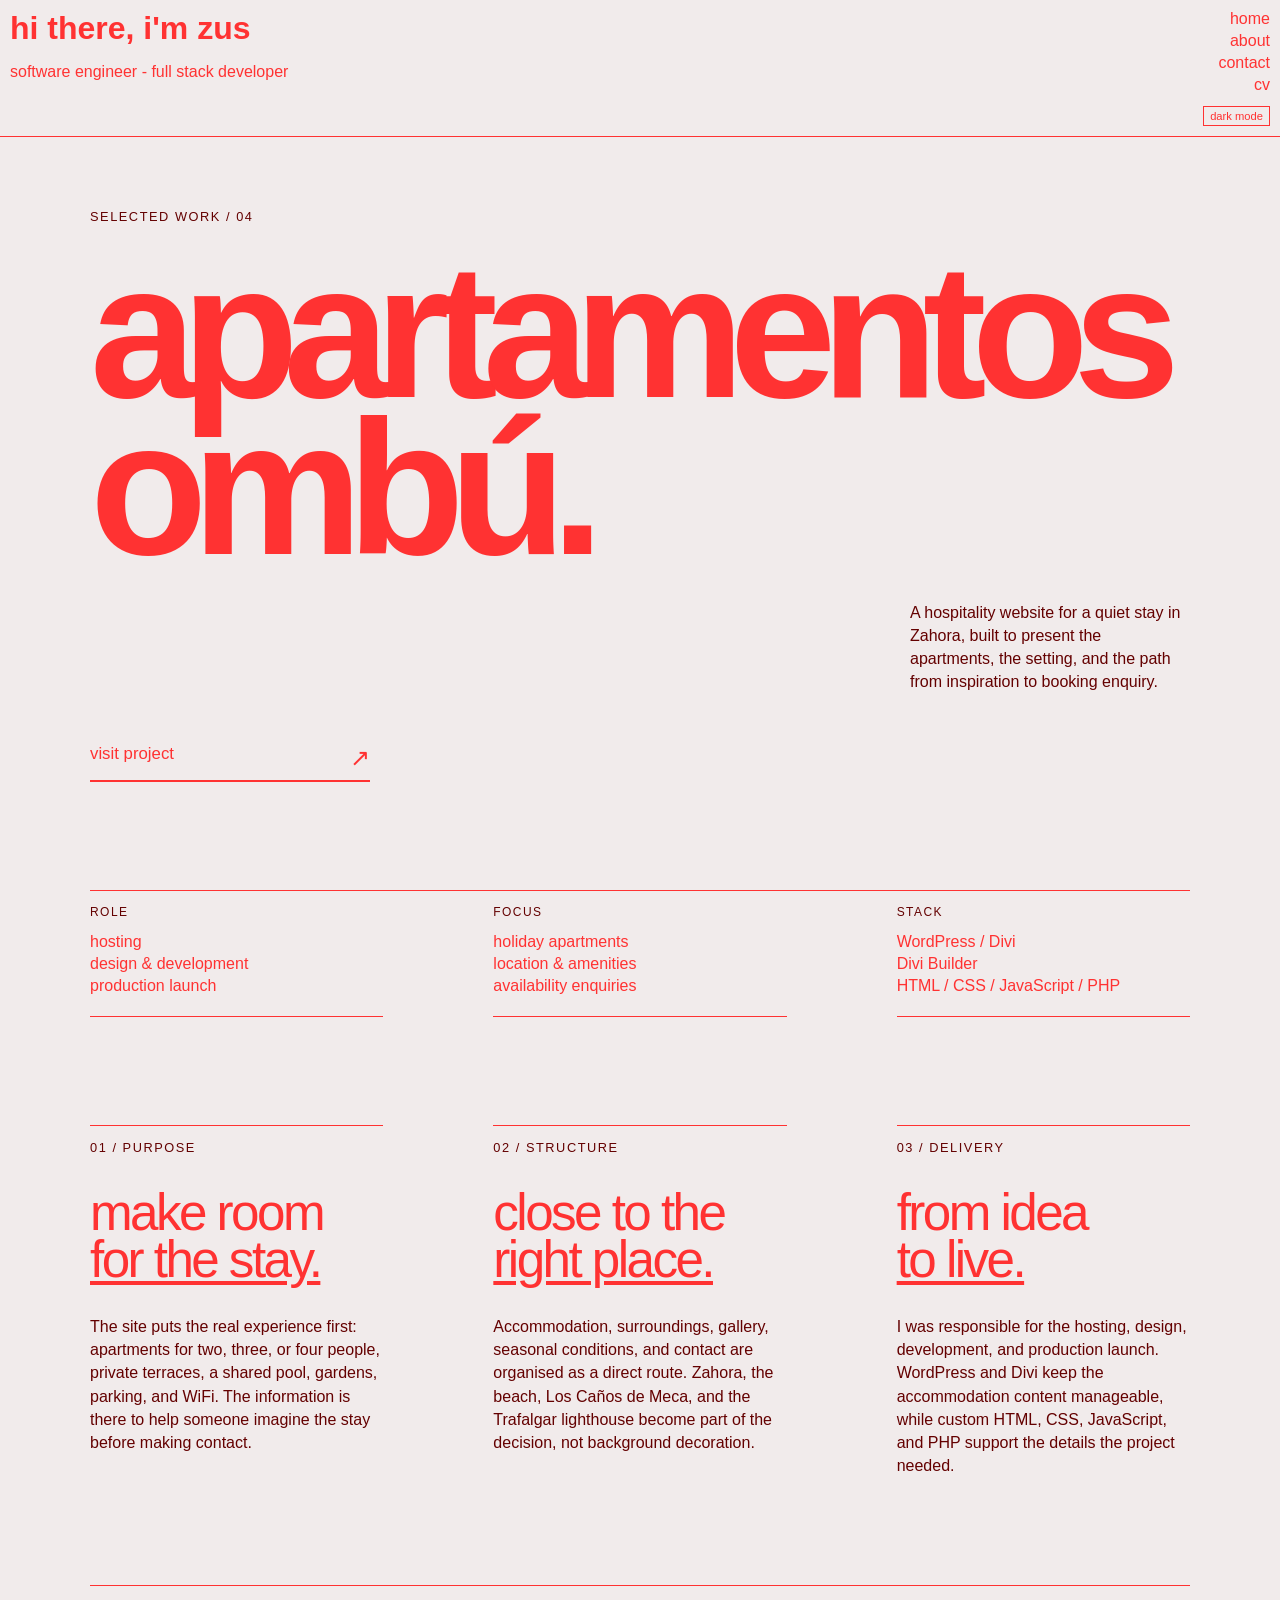
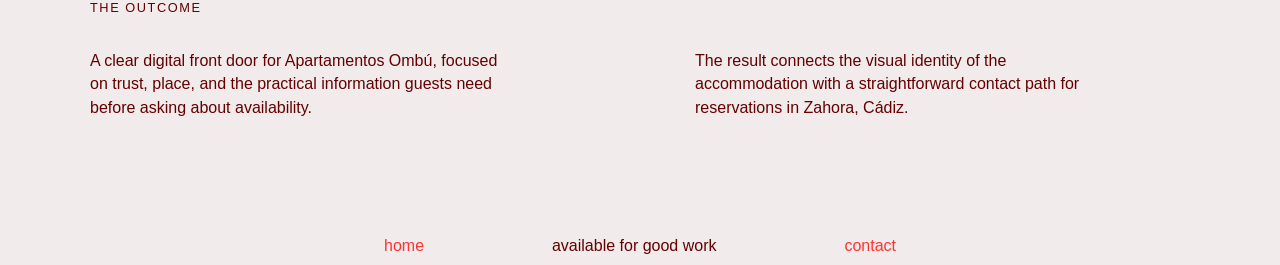
<file: projects/ombuzahora.html>
<!DOCTYPE html>
<html lang="en">
<head>
	<meta charset="UTF-8">
	<meta name="viewport" content="width=device-width, initial-scale=1.0">
	<link rel="stylesheet" href="../css/styles.css">
	<title>apartamentos ombú - zus</title>
</head>
<body class="project-page">
	<header>
		<div class="header-first">
			<h1>hi there, i'm <a href="../index.html">zus</a></h1>
			<p>software engineer - full stack developer</p>
		</div>
		<div class="header-second">
			<a href="../index.html">home</a>
			<a href="../about.html">about</a>
			<a href="../contact.html">contact</a>
			<a href="../cv.html">cv</a>
			<button class="theme-toggle" type="button" aria-label="Switch color theme" aria-pressed="false">dark mode</button>
		</div>
	</header>

	<main class="project-main">
		<section class="project-hero" aria-labelledby="project-title">
			<p class="project-label">selected work / 04</p>
			<h2 id="project-title">apartamentos<br>ombú.</h2>
			<p class="project-summary">A hospitality website for a quiet stay in Zahora, built to present the apartments, the setting, and the path from inspiration to booking enquiry.</p>
			<a class="project-external" href="https://ombuzahora.com/" target="_blank" rel="noreferrer">visit project <span aria-hidden="true">&#8599;</span></a>
		</section>

		<section class="project-facts" aria-label="Project details">
			<div class="project-fact">
				<p>role</p>
				<strong>hosting<br>design & development<br>production launch</strong>
			</div>
			<div class="project-fact">
				<p>focus</p>
				<strong>holiday apartments<br>location & amenities<br>availability enquiries</strong>
			</div>
			<div class="project-fact">
				<p>stack</p>
				<strong>WordPress / Divi<br>Divi Builder<br>HTML / CSS / JavaScript / PHP</strong>
			</div>
		</section>

		<section class="project-notes" aria-label="Project process and decisions">
			<article class="project-note">
				<p class="project-note-number">01 / purpose</p>
				<h3>make room<br><span>for the stay.</span></h3>
				<p>The site puts the real experience first: apartments for two, three, or four people, private terraces, a shared pool, gardens, parking, and WiFi. The information is there to help someone imagine the stay before making contact.</p>
			</article>
			<article class="project-note">
				<p class="project-note-number">02 / structure</p>
				<h3>close to the<br><span>right place.</span></h3>
				<p>Accommodation, surroundings, gallery, seasonal conditions, and contact are organised as a direct route. Zahora, the beach, Los Caños de Meca, and the Trafalgar lighthouse become part of the decision, not background decoration.</p>
			</article>
			<article class="project-note">
				<p class="project-note-number">03 / delivery</p>
				<h3>from idea<br><span>to live.</span></h3>
				<p>I was responsible for the hosting, design, development, and production launch. WordPress and Divi keep the accommodation content manageable, while custom HTML, CSS, JavaScript, and PHP support the details the project needed.</p>
			</article>
		</section>

		<section class="project-detail" aria-label="Project outcome">
			<p class="project-label">the outcome</p>
			<div class="project-detail-grid">
				<p>A clear digital front door for Apartamentos Ombú, focused on trust, place, and the practical information guests need before asking about availability.</p>
				<p>The result connects the visual identity of the accommodation with a straightforward contact path for reservations in Zahora, Cádiz.</p>
			</div>
		</section>
	</main>

	<footer>
		<a href="../index.html">home</a>
		<span>available for good work</span>
		<a href="../contact.html">contact</a>
	</footer>
	<script src="../js/main.js"></script>
</body>
</html>
</file>
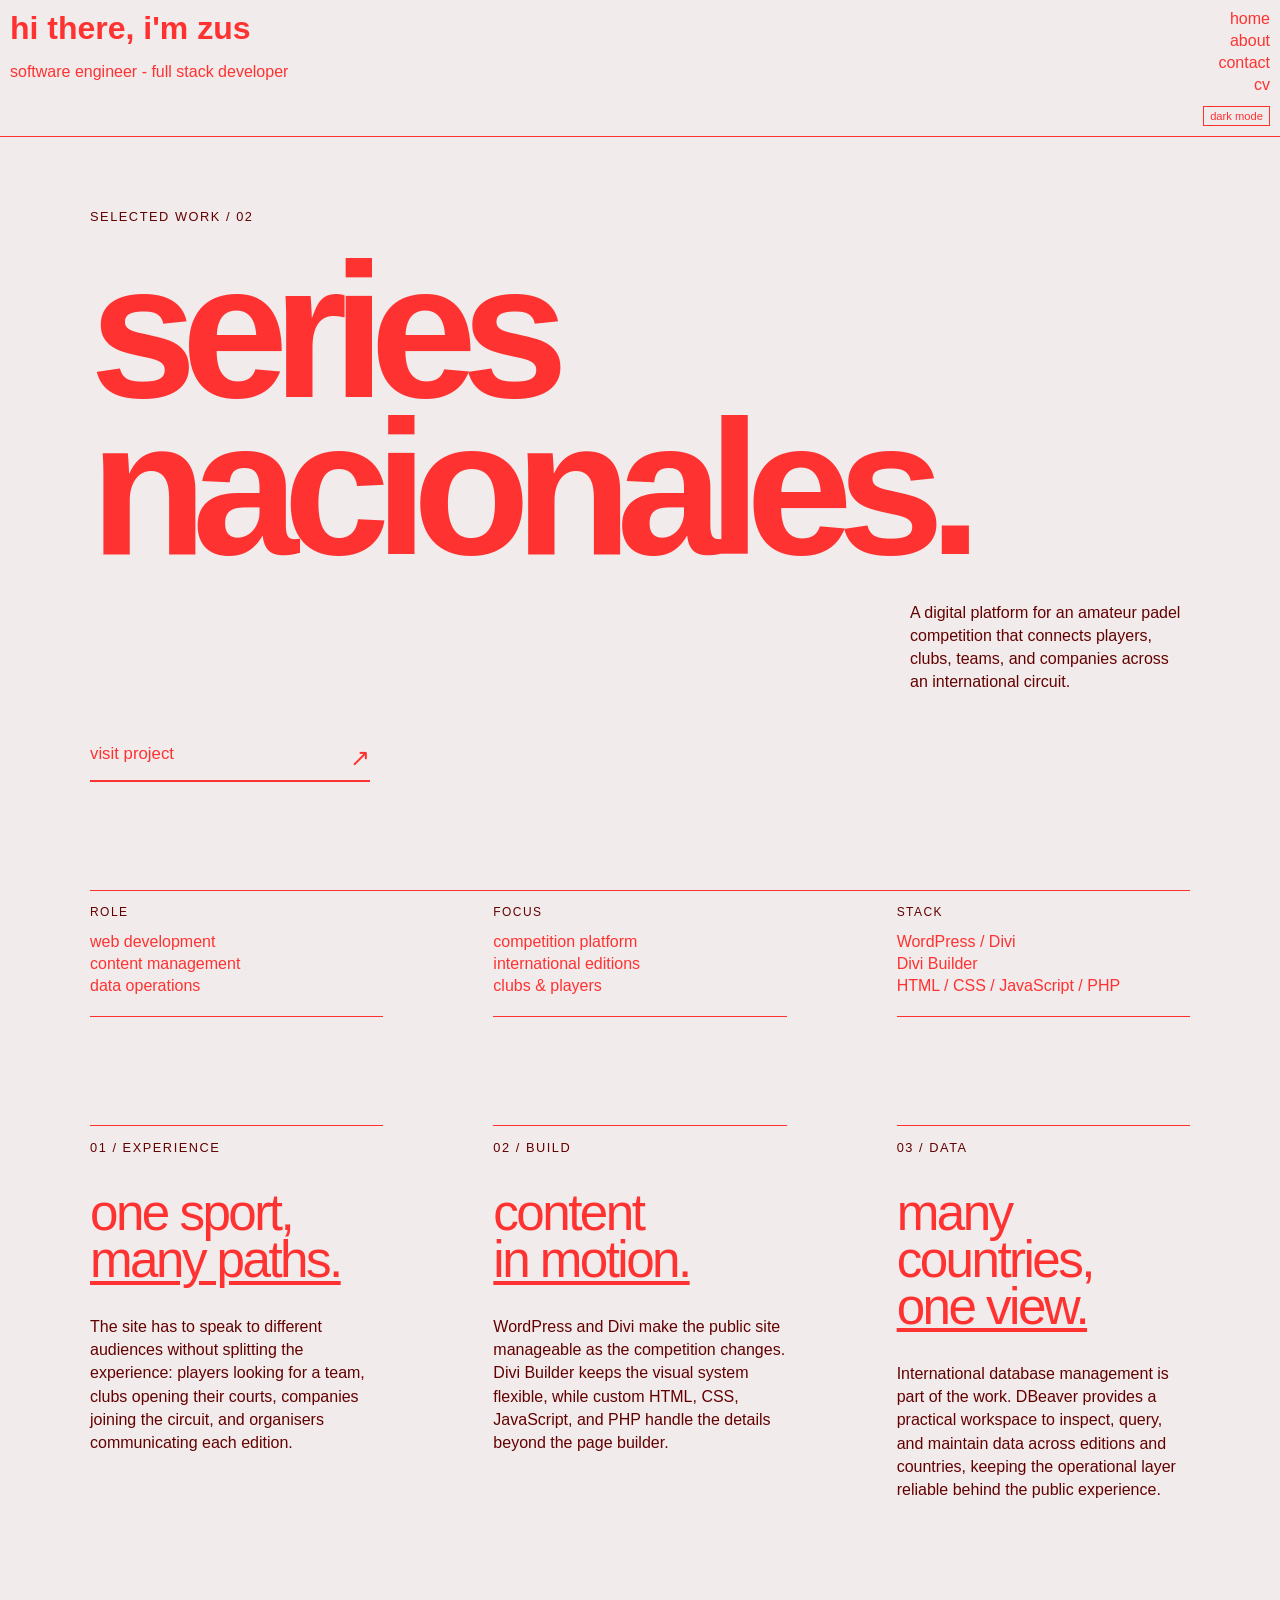
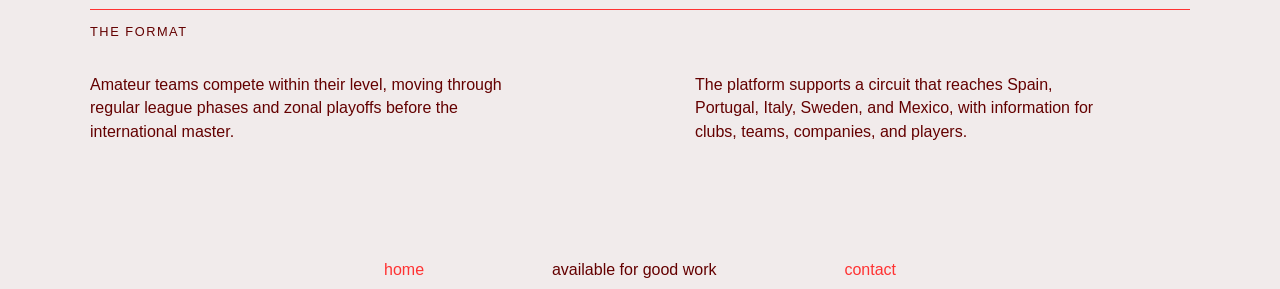
<file: projects/seriesnacionalesdepadel.html>
<!DOCTYPE html>
<html lang="en">
<head>
	<meta charset="UTF-8">
	<meta name="viewport" content="width=device-width, initial-scale=1.0">
	<link rel="stylesheet" href="../css/styles.css">
	<title>series nacionales de padel - zus</title>
</head>
<body class="project-page">
	<header>
		<div class="header-first">
			<h1>hi there, i'm <a href="../index.html">zus</a></h1>
			<p>software engineer - full stack developer</p>
		</div>
		<div class="header-second">
			<a href="../index.html">home</a>
			<a href="../about.html">about</a>
			<a href="../contact.html">contact</a>
			<a href="../cv.html">cv</a>
			<button class="theme-toggle" type="button" aria-label="Switch color theme" aria-pressed="false">dark mode</button>
		</div>
	</header>

	<main class="project-main">
		<section class="project-hero" aria-labelledby="project-title">
			<p class="project-label">selected work / 02</p>
			<h2 id="project-title">series<br>nacionales.</h2>
			<p class="project-summary">A digital platform for an amateur padel competition that connects players, clubs, teams, and companies across an international circuit.</p>
			<a class="project-external" href="https://seriesnacionalesdepadel.com/" target="_blank" rel="noreferrer">visit project <span aria-hidden="true">&#8599;</span></a>
		</section>

		<section class="project-facts" aria-label="Project details">
			<div class="project-fact">
				<p>role</p>
				<strong>web development<br>content management<br>data operations</strong>
			</div>
			<div class="project-fact">
				<p>focus</p>
				<strong>competition platform<br>international editions<br>clubs & players</strong>
			</div>
			<div class="project-fact">
				<p>stack</p>
				<strong>WordPress / Divi<br>Divi Builder<br>HTML / CSS / JavaScript / PHP</strong>
			</div>
		</section>

		<section class="project-notes" aria-label="Project process and decisions">
			<article class="project-note">
				<p class="project-note-number">01 / experience</p>
				<h3>one sport,<br><span>many paths.</span></h3>
				<p>The site has to speak to different audiences without splitting the experience: players looking for a team, clubs opening their courts, companies joining the circuit, and organisers communicating each edition.</p>
			</article>
			<article class="project-note">
				<p class="project-note-number">02 / build</p>
				<h3>content<br><span>in motion.</span></h3>
				<p>WordPress and Divi make the public site manageable as the competition changes. Divi Builder keeps the visual system flexible, while custom HTML, CSS, JavaScript, and PHP handle the details beyond the page builder.</p>
			</article>
			<article class="project-note">
				<p class="project-note-number">03 / data</p>
				<h3>many countries,<br><span>one view.</span></h3>
				<p>International database management is part of the work. DBeaver provides a practical workspace to inspect, query, and maintain data across editions and countries, keeping the operational layer reliable behind the public experience.</p>
			</article>
		</section>

		<section class="project-detail" aria-label="Competition details">
			<p class="project-label">the format</p>
			<div class="project-detail-grid">
				<p>Amateur teams compete within their level, moving through regular league phases and zonal playoffs before the international master.</p>
				<p>The platform supports a circuit that reaches Spain, Portugal, Italy, Sweden, and Mexico, with information for clubs, teams, companies, and players.</p>
			</div>
		</section>
	</main>

	<footer>
		<a href="../index.html">home</a>
		<span>available for good work</span>
		<a href="../contact.html">contact</a>
	</footer>
	<script src="../js/main.js"></script>
</body>
</html>
</file>
<file: css/styles.css>
:root {
    --background: #f1ebeb;
    --surface: #a8a0a0;
    --surface-light: #c0b0b0;
    --accent: #ff3232;
    --text-light: #640000;
    --metal-blue: #7faec4;
}

:root[data-theme="dark"] {
    --background: #160808;
    --surface: #161616;
    --surface-light: #242424;
    --accent: #fff;
    --text-light: var(--metal-blue);
}

body {
    font-family: Arial, sans-serif;
    margin: 0;
    height: 100vh;
    display: flex;
    flex-direction: column;
    justify-content: space-between;
    background-color: var(--background);
    overflow: hidden;
    color: var(--accent);
    transition: background-color 180ms ease, color 180ms ease;
}

header {
    display: flex;
    justify-content: space-between;
    align-items: flex-start;
    border-bottom: 1px solid var(--accent);
}

.header-second {
    display: flex;
    flex-direction: column;
    align-items: flex-end;
    gap: 4px;
}

h1{
    margin: 0;
}

ul {
    width: 70%;
    background-color: var(--surface);
    height: 300px;
    display: flex;
    overflow-x: auto;
    list-style-type: none;
    padding: 10px;
    scrollbar-width: thin;
    scrollbar-color: var(--accent) var(--surface);
    border-radius: 8px;
}

header, footer{
    padding: 10px;
}

li{
    flex: 0 0 auto;
    margin: 10px;
    padding: 10px;
    width: 200px;
    background-color: var(--surface-light);
    border-radius: 6px;
}

a{
    color: var(--accent);
    text-decoration: none;
}

.theme-toggle {
    margin-top: 8px;
    border: 1px solid var(--accent);
    padding: 3px 6px;
    background: transparent;
    color: var(--accent);
    font: inherit;
    font-size: 0.7rem;
    cursor: pointer;
}

.theme-toggle:hover,
.theme-toggle:focus-visible {
    background: var(--accent);
    color: var(--background);
    outline: none;
}

.projects {
    display: flex;
    flex-direction: column;
    align-items: center;
}


footer {
    margin: 0 auto;
    width: 40%;
    color: var(--text-light);
    display: flex;
    text-align: center;
    justify-content: space-between;
}

.contact-page {
    overflow: auto;
}

.contact-main {
    width: min(90%, 1100px);
    margin: 0 auto;
    display: grid;
    grid-template-columns: minmax(0, 1fr) 240px;
    gap: 10%;
    align-items: end;
    padding: 8vh 0;
}

.contact-label,
.home-label {
    margin: 0 0 28px;
    color: var(--text-light);
    font-size: 0.8rem;
    letter-spacing: 0.12em;
    text-transform: uppercase;
}

.contact-intro h2,
.home-intro h2 {
    margin: 0;
    font-size: clamp(3.5rem, 10vw, 8rem);
    line-height: 0.88;
    letter-spacing: -0.06em;
    text-transform: lowercase;
}

.home-intro h2 {
    font-size: clamp(4rem, 11vw, 9rem);
}

.contact-intro h2 span,
.home-intro h2 span {
    text-decoration: underline;
    text-decoration-thickness: 0.08em;
    text-underline-offset: 0.08em;
}

.contact-copy {
    max-width: 430px;
    margin: 40px 0 22px;
    color: var(--text-light);
    line-height: 1.45;
}

.contact-email,
.contact-links a {
    display: inline-flex;
    align-items: center;
    justify-content: space-between;
    gap: 24px;
    border-bottom: 2px solid var(--accent);
    padding: 8px 0;
    font-size: 1.2rem;
}

.contact-email span,
.contact-links span {
    font-size: 1.5rem;
}

.contact-links {
    display: flex;
    flex-direction: column;
    gap: 12px;
    border-top: 1px solid var(--accent);
    padding-top: 12px;
}

.contact-links a {
    font-size: 1rem;
}

.contact-page footer span {
    color: var(--text-light);
}

.home-page {
    overflow: auto;
}

.about-page {
    overflow: auto;
}

.about-main {
    width: min(90%, 1100px);
    margin: 0 auto;
    display: grid;
    grid-template-columns: minmax(0, 1fr) 280px;
    gap: 10%;
    align-items: end;
    padding: 8vh 0;
}

.about-label {
    margin: 0 0 28px;
    color: var(--text-light);
    font-size: 0.8rem;
    letter-spacing: 0.12em;
    text-transform: uppercase;
}

.about-intro h2 {
    margin: 0;
    font-size: clamp(4rem, 11vw, 9rem);
    line-height: 0.88;
    letter-spacing: -0.06em;
    text-transform: lowercase;
}

.about-intro h2 span {
    text-decoration: underline;
    text-decoration-thickness: 0.08em;
    text-underline-offset: 0.08em;
}

.about-copy {
    max-width: 440px;
    margin: 40px 0 0;
    color: var(--text-light);
    line-height: 1.45;
}

.about-details {
    border-top: 1px solid var(--accent);
}

.about-detail {
    border-bottom: 1px solid var(--accent);
    padding: 14px 0 18px;
}

.about-detail p {
    margin: 0 0 12px;
    color: var(--text-light);
    font-size: 0.75rem;
    letter-spacing: 0.12em;
    text-transform: uppercase;
}

.about-detail strong {
    font-size: 1.05rem;
    font-weight: 400;
    line-height: 1.35;
}

.about-action {
    display: flex;
    align-items: center;
    justify-content: space-between;
    padding: 18px 0;
    font-size: 1.05rem;
}

.about-action span {
    font-size: 1.5rem;
}

.home-main {
    width: min(90%, 1100px);
    margin: 0 auto;
    display: grid;
    grid-template-columns: minmax(0, 1fr) 360px;
    gap: 10%;
    align-items: end;
    padding: 8vh 0;
}

.home-copy {
    max-width: 390px;
    margin: 40px 0 0;
    color: var(--text-light);
    line-height: 1.45;
}

.project-list {
    display: flex;
    flex-direction: column;
    border-top: 1px solid var(--accent);
}

.project-list a {
    display: grid;
    grid-template-columns: 42px 1fr auto;
    gap: 12px;
    align-items: center;
    border-bottom: 1px solid var(--accent);
    padding: 16px 0;
    font-size: 1.05rem;
}

.project-list a span {
    color: var(--text-light);
    font-size: 0.75rem;
}

.project-list a strong {
    font-size: 1.5rem;
    font-weight: 400;
}

.project-page {
    overflow: auto;
}

.project-main {
    width: min(90%, 1100px);
    margin: 0 auto;
    padding: 8vh 0 12vh;
}

.project-hero {
    display: grid;
    grid-template-columns: minmax(0, 1fr) 280px;
    column-gap: 10%;
    align-items: end;
}

.project-label,
.project-note-number {
    grid-column: 1 / -1;
    margin: 0 0 28px;
    color: var(--text-light);
    font-size: 0.8rem;
    letter-spacing: 0.12em;
    text-transform: uppercase;
}

.project-hero h2 {
    grid-column: 1 / -1;
    margin: 0;
    font-size: clamp(5rem, 15vw, 12rem);
    line-height: 0.82;
    letter-spacing: -0.08em;
    text-transform: lowercase;
}

.project-hero h2 span,
.project-note h3 span {
    text-decoration: underline;
    text-decoration-thickness: 0.08em;
    text-underline-offset: 0.08em;
}

.project-summary {
    grid-column: 2;
    max-width: 280px;
    margin: 34px 0 2px;
    color: var(--text-light);
    line-height: 1.45;
}

.project-external {
    grid-column: 1 / -1;
    display: inline-flex;
    justify-content: space-between;
    width: min(100%, 280px);
    margin-top: 40px;
    border-bottom: 2px solid var(--accent);
    padding: 8px 0;
    font-size: 1.05rem;
}

.project-external span {
    font-size: 1.5rem;
}

.project-facts {
    display: grid;
    grid-template-columns: repeat(3, 1fr);
    gap: 10%;
    margin-top: 12vh;
    border-top: 1px solid var(--accent);
}

.project-fact {
    border-bottom: 1px solid var(--accent);
    padding: 14px 0 18px;
}

.project-fact p {
    margin: 0 0 12px;
    color: var(--text-light);
    font-size: 0.75rem;
    letter-spacing: 0.12em;
    text-transform: uppercase;
}

.project-fact strong {
    font-size: 1rem;
    font-weight: 400;
    line-height: 1.4;
}

.project-notes {
    display: grid;
    grid-template-columns: repeat(3, 1fr);
    gap: 10%;
    margin-top: 12vh;
}

.project-note {
    border-top: 1px solid var(--accent);
    padding-top: 14px;
}

.project-note-number {
    margin-bottom: 34px;
}

.project-note h3 {
    margin: 0;
    font-size: clamp(2rem, 4vw, 3.5rem);
    line-height: 0.92;
    letter-spacing: -0.05em;
    font-weight: 400;
}

.project-note > p:last-child {
    margin: 32px 0 0;
    color: var(--text-light);
    line-height: 1.45;
}

.project-detail {
    margin-top: 12vh;
    border-top: 1px solid var(--accent);
    padding-top: 14px;
}

.project-detail .project-label {
    margin-bottom: 34px;
}

.project-detail-grid {
    display: grid;
    grid-template-columns: repeat(2, 1fr);
    gap: 10%;
}

.project-detail-grid p {
    max-width: 420px;
    margin: 0;
    color: var(--text-light);
    line-height: 1.45;
}

.cv-page {
    overflow: auto;
}

.cv-main {
    width: min(90%, 1100px);
    margin: 0 auto;
    padding: 8vh 0 12vh;
}

.cv-hero {
    display: grid;
    grid-template-columns: minmax(0, 1fr) 280px;
    column-gap: 10%;
    align-items: end;
}

.cv-label {
    margin: 0 0 28px;
    color: var(--text-light);
    font-size: 0.8rem;
    letter-spacing: 0.12em;
    text-transform: uppercase;
}

.cv-hero .cv-label {
    grid-column: 1 / -1;
}

.cv-hero h2 {
    grid-column: 1 / -1;
    margin: 0;
    font-size: clamp(5rem, 15vw, 12rem);
    line-height: 0.82;
    letter-spacing: -0.08em;
    text-transform: lowercase;
}

.cv-hero h2 span,
.cv-section-heading h3 span,
.cv-block h3 span {
    text-decoration: underline;
    text-decoration-thickness: 0.08em;
    text-underline-offset: 0.08em;
}

.cv-summary {
    grid-column: 2;
    max-width: 280px;
    margin: 34px 0 2px;
    color: var(--text-light);
    line-height: 1.45;
}

.cv-layout {
    display: grid;
    grid-template-columns: minmax(0, 1fr) 280px;
    gap: 10%;
    margin-top: 12vh;
}

.cv-section-heading {
    border-top: 1px solid var(--accent);
    padding-top: 14px;
}

.cv-section-heading h3 {
    margin: 0 0 50px;
    font-size: clamp(3rem, 6vw, 5rem);
    line-height: 0.88;
    letter-spacing: -0.06em;
    font-weight: 400;
}

.cv-entry {
    display: grid;
    grid-template-columns: 170px minmax(0, 1fr);
    gap: 28px;
    border-top: 1px solid var(--accent);
    padding: 16px 0 26px;
}

.cv-entry-meta {
    display: flex;
    flex-direction: column;
    gap: 8px;
}

.cv-entry-meta strong,
.cv-entry-meta span {
    font-size: 0.85rem;
    line-height: 1.3;
}

.cv-entry-meta span,
.cv-block > p,
.cv-block > span {
    color: var(--text-light);
}

.cv-entry h4 {
    margin: 0 0 14px;
    font-size: 1.1rem;
    font-weight: 400;
}

.cv-entry p,
.cv-block p,
.cv-block strong,
.cv-block span,
.cv-skills p {
    line-height: 1.45;
}

.cv-entry p {
    margin: 0;
    color: var(--text-light);
}

.cv-sidebar {
    display: flex;
    flex-direction: column;
    gap: 48px;
}

.cv-block {
    border-top: 1px solid var(--accent);
    padding-top: 14px;
}

.cv-block .cv-label {
    margin-bottom: 22px;
}

.cv-block h3 {
    margin: 0 0 12px;
    font-size: 1.4rem;
    line-height: 1;
    font-weight: 400;
}

.cv-block p,
.cv-block strong,
.cv-block span,
.cv-block a {
    display: block;
    margin: 0 0 8px;
    font-size: 0.9rem;
}

.cv-block strong {
    font-weight: 400;
}

.cv-block hr {
    height: 1px;
    margin: 24px 0;
    border: 0;
    background: var(--accent);
}

.cv-skills p {
    margin: 0 0 14px;
    color: var(--text-light);
}

.cv-skills strong {
    display: inline;
    color: var(--accent);
    font-size: 0.8rem;
    letter-spacing: 0.08em;
    text-transform: uppercase;
}

@media (max-width: 650px) {
    header {
        gap: 20px;
    }

    .header-second {
        display: flex;
        flex-direction: column;
        align-items: flex-end;
        gap: 4px;
    }

    .contact-main {
        display: block;
        padding: 10vh 0 8vh;
    }

    .contact-intro h2 {
        font-size: clamp(3rem, 17vw, 5rem);
    }

    .contact-links {
        max-width: 240px;
        margin-top: 56px;
    }

    .contact-page footer {
        width: auto;
        margin: 0 10px;
    }

    .contact-page footer span {
        display: none;
    }

    .home-main {
        display: block;
        padding: 10vh 0 8vh;
    }

    .about-main {
        display: block;
        padding: 10vh 0 8vh;
    }

    .home-intro h2 {
        font-size: clamp(3.5rem, 18vw, 5.5rem);
    }

    .project-list {
        max-width: 360px;
        margin-top: 56px;
    }

    .about-details {
        max-width: 360px;
        margin-top: 56px;
    }

    .about-intro h2 {
        font-size: clamp(3.5rem, 18vw, 5.5rem);
    }

    .about-page footer {
        width: auto;
        margin: 0 10px;
    }

    .about-page footer span {
        display: none;
    }

    .project-main {
        padding: 10vh 0 12vh;
    }

    .project-hero {
        display: block;
    }

    .project-hero h2 {
        font-size: clamp(4.5rem, 20vw, 7rem);
    }

    .project-summary {
        margin-top: 40px;
    }

    .project-facts,
    .project-notes {
        display: block;
        margin-top: 10vh;
    }

    .project-fact,
    .project-note + .project-note {
        margin-top: 36px;
    }

    .project-note h3 {
        font-size: clamp(2.5rem, 12vw, 4rem);
    }

    .project-detail {
        margin-top: 10vh;
    }

    .project-detail-grid {
        display: block;
    }

    .project-detail-grid p + p {
        margin-top: 24px;
    }

    .cv-main {
        padding: 10vh 0 12vh;
    }

    .cv-hero,
    .cv-layout {
        display: block;
    }

    .cv-hero h2 {
        font-size: clamp(4.5rem, 20vw, 7rem);
    }

    .cv-summary {
        margin-top: 40px;
    }

    .cv-layout {
        margin-top: 10vh;
    }

    .cv-sidebar {
        margin-top: 56px;
    }

    .cv-entry {
        display: block;
    }

    .cv-entry-meta {
        margin-bottom: 18px;
    }

    .cv-section-heading h3 {
        font-size: clamp(3rem, 15vw, 5rem);
    }

    .cv-page footer {
        width: auto;
        margin: 0 10px;
    }

    .cv-page footer span {
        display: none;
    }

    .project-page footer {
        width: auto;
        margin: 0 10px;
    }

    .project-page footer span {
        display: none;
    }
}
</file>
